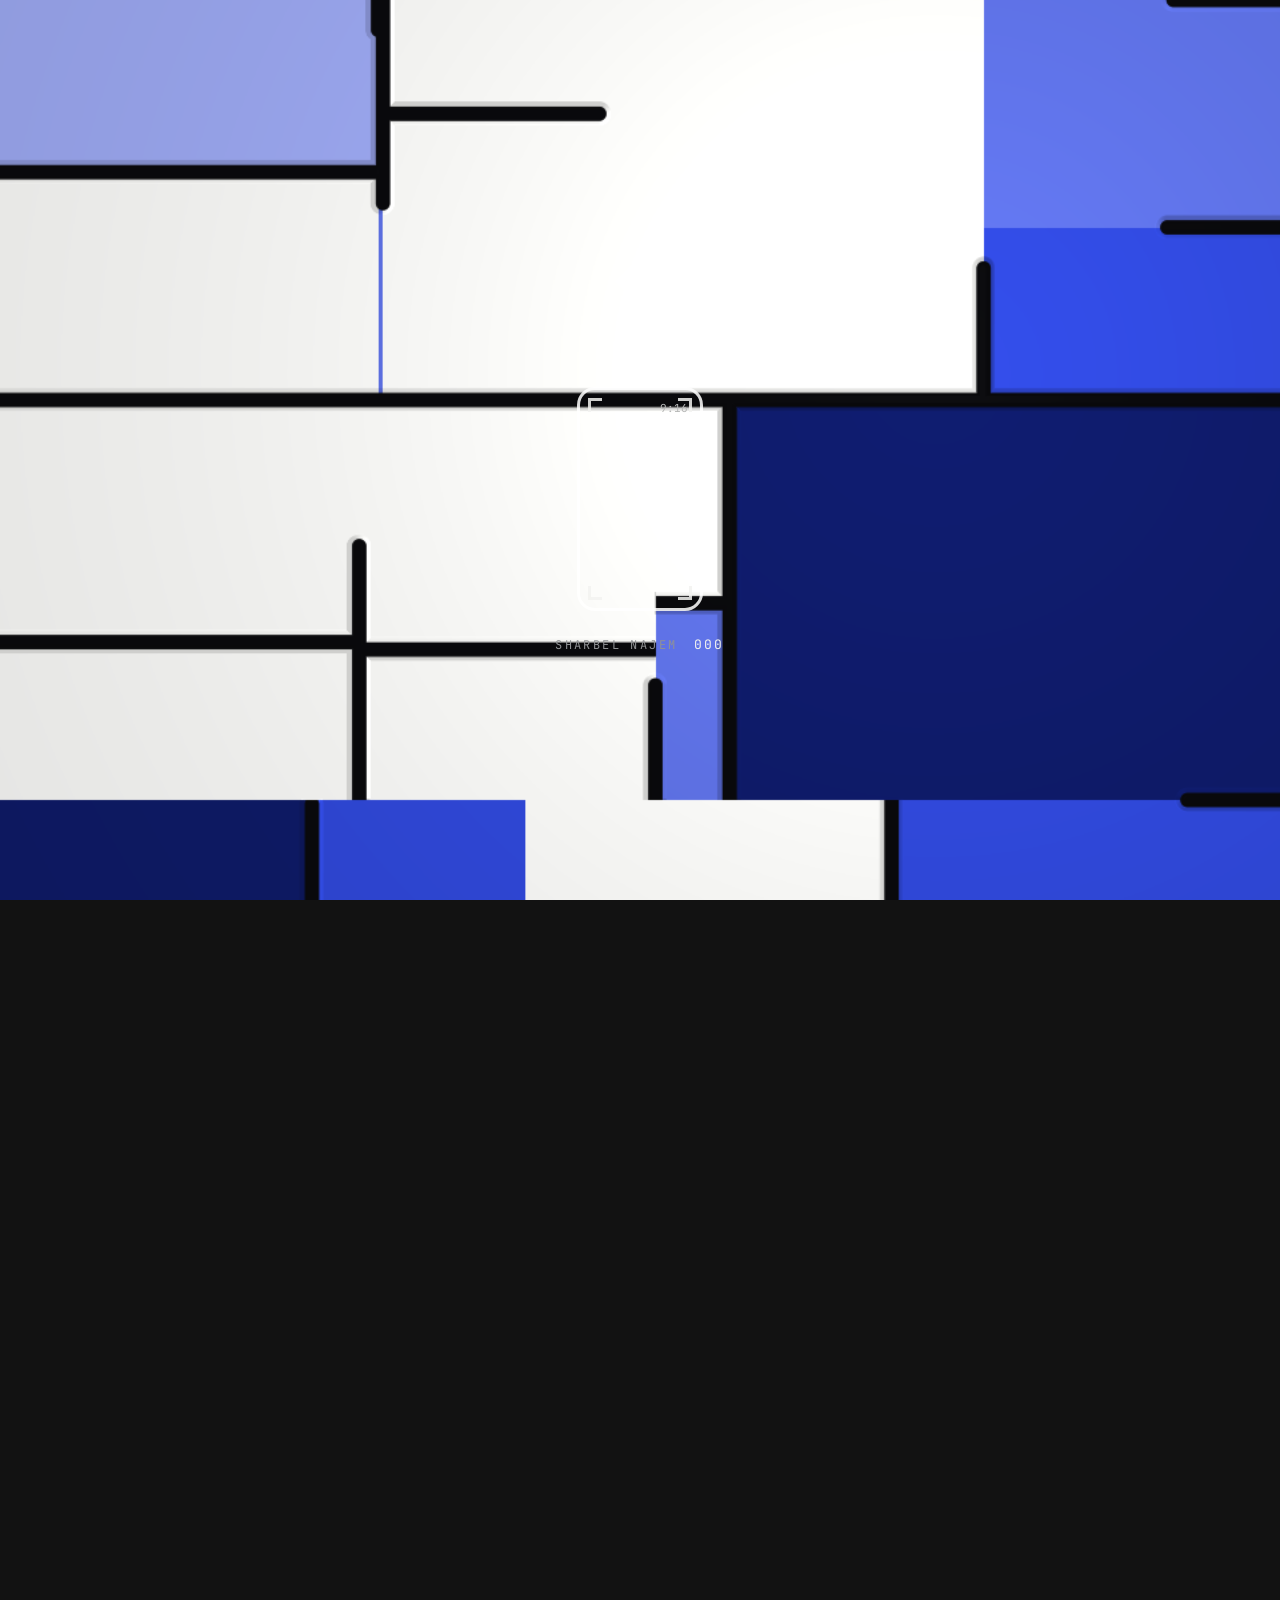
<file: index.html>
<!doctype html>
<html lang="he" dir="rtl" data-base="">
<head>
<meta charset="utf-8">
<meta name="viewport" content="width=device-width,initial-scale=1,viewport-fit=cover">
<title>Sharbel Najem - Filmmaker & Content Creator</title>
<meta name="description" content="Sharbel Najem is a filmmaker and content creator producing cinematic video, social media campaigns, branded content, tourism films, real estate content, podcasts, and short-form storytelling.">
<meta name="author" content="Sharbel Najem">
<link rel="canonical" href="https://sharbelnajem.pro/">
<link rel="apple-touch-icon" href="logo.png">
<meta property="og:type" content="website">
<meta property="og:url" content="https://sharbelnajem.pro/">
<meta property="og:title" content="Sharbel Najem - Filmmaker & Content Creator">
<meta property="og:description" content="Sharbel Najem is a filmmaker and content creator producing cinematic video, social media campaigns, branded content, tourism films, real estate content, podcasts, and short-form storytelling.">
<meta property="og:image" content="https://sharbelnajem.pro/about.jpg">
<meta property="og:site_name" content="Sharbel Najem">
<meta name="twitter:card" content="summary_large_image">
<meta name="twitter:title" content="Sharbel Najem - Filmmaker & Content Creator">
<meta name="twitter:description" content="Sharbel Najem is a filmmaker and content creator producing cinematic video, social media campaigns, branded content, tourism films, real estate content, podcasts, and short-form storytelling.">
<meta name="twitter:image" content="https://sharbelnajem.pro/about.jpg">
<script type="application/ld+json">{"@context":"https://schema.org","@type":"Person","name":"Sharbel Najem","url":"https://sharbelnajem.pro/","jobTitle":"Filmmaker and Content Creator","image":"https://sharbelnajem.pro/about.jpg","sameAs":["https://www.instagram.com/sharbel.najem","https://youtube.com/@sharbelnajem.","https://www.tiktok.com/@sharbelnajem"]}</script>
<meta name="theme-color" content="#111317">
<link rel="icon" href="logo.png">
<link rel="preconnect" href="https://player.vimeo.com">
<link rel="preconnect" href="https://i.vimeocdn.com">
<link rel="preconnect" href="https://f.vimeocdn.com">
<link rel="preconnect" href="https://vod-adaptive-ak.vimeocdn.com">
<link rel="preconnect" href="https://fonts.googleapis.com">
<link rel="preconnect" href="https://fonts.gstatic.com" crossorigin>
<link rel="stylesheet" href="https://fonts.googleapis.com/css2?family=Assistant:wght@200..800&family=Georama:wdth,wght@62.5,100..900&family=Noto+Sans+Hebrew:wdth,wght@62.5,100..900&family=JetBrains+Mono:wght@400;500&display=swap">
<link rel="stylesheet" href="app.css?v=202611261056">
<script>document.documentElement.classList.add('js','is-locked');if('scrollRestoration' in history)history.scrollRestoration='manual';
(function(){var t=new Date().getHours(),m=t>=7&&t<19?'light':'dark';try{var s=JSON.parse(localStorage.getItem('sn-theme')||'null');if(s&&s.d===new Date().toDateString())m=s.t;}catch(e){}document.documentElement.dataset.theme=m;})();</script>
</head>
<body>

<div class="gate-bg" id="gateBg"></div>
<div class="gate" id="gate">
  <img class="gate__logo" id="gateLogo" src="logo-240.png" alt="">
  <p class="gate__prompt" id="gatePrompt"><span lang="he">בחרו שפה</span><span aria-hidden="true">/</span><span lang="en">Choose language</span></p>
  <div class="gate__frame" id="gateFrame">
    <span class="gate__ratio mono" id="gateRatio">9:16</span>
    <span class="gate__corner tl"></span><span class="gate__corner tr"></span><span class="gate__corner bl"></span><span class="gate__corner br"></span>
    <div class="gate__langs" id="gateLangs">
      <button type="button" class="gate__lang" data-lang="he" lang="he" dir="rtl" disabled>עברית</button>
      <button type="button" class="gate__lang" data-lang="en" lang="en" dir="ltr" disabled>English</button>
    </div>
  </div>
  <div class="gate__meta mono"><span id="gateCount">000</span><span>SHARBEL NAJEM</span></div>
</div>

<nav class="nav glass" id="nav" aria-label="Main">
  <a class="nav__logo" href="#top" data-go="#top" aria-label="Sharbel Najem"><img src="logo-240.png" alt=""></a>
  <div class="nav__links">
    <a class="nav__link" href="#about" data-go="#about" data-t="nAbout"></a>
    <a class="nav__link" href="#services" data-go="#services" data-t="nServices"></a>
    <a class="nav__link" href="#highlights" data-go="#highlights" data-t="nHighlights"></a>
    <a class="nav__link" href="#campaigns" data-go="#campaigns" data-t="nCampaigns"></a>
    <a class="nav__link" href="#projects" data-go="#projects" data-t="nProjects"></a>
    <a class="nav__link" href="#brands" data-go="#brands" data-t="nBrands"></a>
    <a class="nav__link" href="#testimonials" data-go="#testimonials" data-t="nTestimonials"></a>
    <a class="nav__link" href="#contact" data-go="#contact" data-t="nContact"></a>
  </div>
  <button type="button" class="nav__btn" id="userwayTrigger" aria-label="Accessibility menu" aria-haspopup="dialog"><svg viewBox="0 0 24 24" fill="none" stroke="currentColor" stroke-width="2" stroke-linecap="round" stroke-linejoin="round" aria-hidden="true"><circle cx="12" cy="5" r="2"/><path d="M12 8l-4 4 2 6M12 8l4 4-2 6M8 12H4M20 12h-4"/></svg></button>
  <button type="button" class="nav__btn nav__theme" id="themeBtn"><svg class="i-sun" viewBox="0 0 24 24" fill="none" stroke="currentColor" stroke-width="2" stroke-linecap="round" aria-hidden="true"><circle cx="12" cy="12" r="4.2"/><path d="M12 2.5v2.2M12 19.3v2.2M2.5 12h2.2M19.3 12h2.2M5.3 5.3l1.6 1.6M17.1 17.1l1.6 1.6M5.3 18.7l1.6-1.6M17.1 6.9l1.6-1.6"/></svg><svg class="i-moon" viewBox="0 0 24 24" fill="none" stroke="currentColor" stroke-width="2" stroke-linecap="round" stroke-linejoin="round" aria-hidden="true"><path d="M20.5 14.5A8.5 8.5 0 0 1 9.5 3.5a8.5 8.5 0 1 0 11 11z"/></svg></button>
  <button type="button" class="nav__btn nav__lang" id="navLang"></button>
  <button type="button" class="nav__btn nav__menu" id="navMenu" aria-expanded="false" aria-controls="sheet"><svg viewBox="0 0 24 24" fill="none" stroke="currentColor" stroke-width="2" stroke-linecap="round" aria-hidden="true"><path d="M4 7h16M4 12h16M4 17h16"/></svg><span class="sr">Menu</span></button>
</nav>
<div class="sheet glass" id="sheet">
  <a href="#about" data-go="#about" data-t="nAbout"></a>
  <a href="#services" data-go="#services" data-t="nServices"></a>
  <a href="#highlights" data-go="#highlights" data-t="nHighlights"></a>
  <a href="#campaigns" data-go="#campaigns" data-t="nCampaigns"></a>
  <a href="#projects" data-go="#projects" data-t="nProjects"></a>
  <a href="#brands" data-go="#brands" data-t="nBrands"></a>
  <a href="#testimonials" data-go="#testimonials" data-t="nTestimonials"></a>
  <a href="#contact" data-go="#contact" data-t="nContact"></a>
</div>

<main id="top">
  <section class="hero" id="hero">
    <div class="hero__screen" id="heroScreen">
      <div class="reel is-gate" id="reel">
        <img class="reel__poster" src="media/reel.jpg" alt="" decoding="async" fetchpriority="high">
        <iframe id="reelFrame" title="Showreel" allow="autoplay; fullscreen; picture-in-picture" tabindex="-1"></iframe>
      </div>
      <div class="hero__shade"></div>
    </div>
    <script>(function(){var f=document.getElementById('gateFrame'),r=document.getElementById('reel'),i=document.getElementById('reelFrame');if(!f||!r||!i)return;var b=f.getBoundingClientRect(),R=16/9;r.style.left=b.left+'px';r.style.top=b.top+'px';r.style.width=b.width+'px';r.style.height=b.height+'px';i.style.width=Math.max(b.width,b.height*R)+'px';i.style.height=Math.max(b.height,b.width/R)+'px';i.src='https://player.vimeo.com/video/1182382291?h=4d10b0f514&background=1&autoplay=1&muted=1&loop=1&playsinline=1&autopause=0&dnt=1';})();</script>
    <div class="hero__copy wrap">
      <h1 class="hero__name" id="heroName"></h1>
      <div class="hero__row">
        <p class="hero__sub" data-t="heroSub"></p>
        <div class="hero__btns">
          <a class="btn btn--solid" href="#projects" data-go="#projects" data-t="heroBtn1"></a>
          <a class="btn btn--glass glass" href="#contact" data-go="#contact" data-t="heroBtn2"></a>
        </div>
      </div>
    </div>
  </section>

  <section class="sec wrap" id="about">
    <div class="about__grid">
      <figure class="about__photo" id="aboutPhoto"><img src="about-bw.jpg" alt="Sharbel Najem" loading="lazy"></figure>
      <div>
        <h2 class="h2" data-t="aboutTitle"></h2>
        <p class="about__lead" id="aboutLead"></p>
        <p class="about__p" data-t="about2"></p>
      </div>
    </div>
  </section>

  <section class="sec wrap" id="services">
    <div class="sec__head"><div><span class="label" data-t="svcLabel"></span><h2 class="h2" data-t="svcTitle"></h2><p class="sec__sub" data-t="svcSub"></p></div></div>
    <div class="services__grid" id="svcGrid"></div>
  </section>

  <section class="sec feat" id="highlights" aria-labelledby="featTitle">
    <div class="sec__head wrap">
      <div><span class="label" data-t="featLabel"></span><h2 class="h2" id="featTitle" data-t="featTitle"></h2></div>
    </div>
    <div class="feat__vp" id="featVp" dir="ltr"><div class="feat__track" id="featTrack"></div></div>
    <div class="strip-ctrls">
      <button type="button" class="icon-btn glass" id="featPrev"><svg class="flip-x" viewBox="0 0 24 24" fill="none" stroke="currentColor" stroke-width="2" stroke-linecap="round" aria-hidden="true"><path d="M15 6l-6 6 6 6"/></svg><span class="sr" data-t="prev"></span></button>
      <button type="button" class="icon-btn glass" id="featNext"><svg class="flip-x" viewBox="0 0 24 24" fill="none" stroke="currentColor" stroke-width="2" stroke-linecap="round" aria-hidden="true"><path d="M9 6l6 6-6 6"/></svg><span class="sr" data-t="next"></span></button>
    </div>
  </section>

  <section class="sec camp" id="campaigns" aria-labelledby="campTitle">
    <div class="sec__head wrap"><div><span class="label" data-t="campLabel"></span><h2 class="h2" id="campTitle" data-t="campTitle"></h2><p class="sec__sub" data-t="campSub"></p></div></div>
    <div class="deck" id="deck"></div>
    <div class="strip-ctrls">
      <button type="button" class="icon-btn glass" id="deckPrev"><svg class="flip-x" viewBox="0 0 24 24" fill="none" stroke="currentColor" stroke-width="2" stroke-linecap="round" aria-hidden="true"><path d="M15 6l-6 6 6 6"/></svg><span class="sr" data-t="prev"></span></button>
      <button type="button" class="icon-btn glass" id="deckNext"><svg class="flip-x" viewBox="0 0 24 24" fill="none" stroke="currentColor" stroke-width="2" stroke-linecap="round" aria-hidden="true"><path d="M9 6l6 6-6 6"/></svg><span class="sr" data-t="next"></span></button>
    </div>
  </section>

  <section class="sec wrap" id="projects" aria-labelledby="projTitle">
    <div class="sec__head"><div><span class="label" data-t="projLabel"></span><h2 class="h2" id="projTitle" data-t="projTitle"></h2></div></div>
    <div class="proj-grid proj-grid--main" id="projMain"></div>
    <div class="group-head">
      <span class="label" data-t="stratLabel"></span>
      <h3 class="group-head__title" data-t="stratTitle"></h3>
      <p class="group-head__sub" data-t="stratSub"></p>
    </div>
    <div class="proj-grid proj-grid--strat" id="projStrat"></div>
  </section>

  <section class="sec brands" id="brands" aria-labelledby="brandsTitle">
    <div class="sec__head wrap"><div><span class="label" data-t="brandsLabel"></span><h2 class="h2" id="brandsTitle" data-t="brandsTitle"></h2></div></div>
    <div id="brandRows"></div>
  </section>

  <section class="sec quotes" id="testimonials" aria-labelledby="quotesTitle">
    <div class="sec__head wrap"><div><span class="label" data-t="quotesLabel"></span><h2 class="h2" id="quotesTitle" data-t="quotesTitle"></h2></div></div>
    <div id="quoteRows"></div>
  </section>

  <section class="sec wrap contact" id="contact">
    <span class="label" data-t="contactLabel"></span>
    <h2 class="contact__big"><span class="contact__l1" data-t="contactQ"></span><span class="contact__l2" data-th="contactA"></span></h2>
    <div class="contact__rule" aria-hidden="true"></div>
    <div class="contact__foot">
      <p class="contact__pre" data-t="contactPre"></p>
      <a class="btn magnet" id="magnet" href="start/"><span data-t="contactBtn"></span><span class="magnet__ic"><svg class="flip-x" viewBox="0 0 24 24" fill="none" stroke="currentColor" stroke-width="2.2" stroke-linecap="round" stroke-linejoin="round" aria-hidden="true"><path d="M5 12h14M13 6l6 6-6 6"/></svg></span></a>
    </div>
  </section>

  <section class="dream" aria-hidden="true">
    <img src="logo-240.png" alt="">
    <div class="dream__words" dir="ltr">Dream Create Share Sell</div>
  </section>

  <footer class="footer wrap">
    <span data-t="copyright"></span>
    <div class="footer__legal">
      <a href="#" data-legal="access" data-t="lAccess"></a><span aria-hidden="true">|</span>
      <a href="#" data-legal="privacy" data-t="lPrivacy"></a><span aria-hidden="true">|</span>
      <a href="#" data-legal="terms" data-t="lTerms"></a><span aria-hidden="true">|</span>
      <a href="#" class="js-cookies"></a>
    </div>
    <div class="footer__socials">
      <a href="https://www.instagram.com/sharbel.najem" target="_blank" rel="noopener noreferrer" aria-label="Instagram"><svg viewBox="0 0 24 24" fill="none" stroke="currentColor" stroke-width="2" aria-hidden="true"><rect x="3" y="3" width="18" height="18" rx="5"/><circle cx="12" cy="12" r="4"/><circle cx="17.5" cy="6.5" r="1" fill="currentColor"/></svg></a>
      <a href="https://youtube.com/@sharbelnajem." target="_blank" rel="noopener noreferrer" aria-label="YouTube"><svg viewBox="0 0 24 24" fill="none" stroke="currentColor" stroke-width="2" stroke-linejoin="round" aria-hidden="true"><rect x="2" y="5" width="20" height="14" rx="4"/><path d="M10 9l5 3-5 3z" fill="currentColor"/></svg></a>
      <a href="https://www.tiktok.com/@sharbelnajem" target="_blank" rel="noopener noreferrer" aria-label="TikTok"><svg viewBox="0 0 24 24" fill="none" stroke="currentColor" stroke-width="2" stroke-linecap="round" aria-hidden="true"><path d="M14 3v11.5a3.5 3.5 0 1 1-3.5-3.5"/><path d="M14 3c.5 2.8 2.4 4.6 5 5"/></svg></a>
    </div>
  </footer>
</main>

<!-- המסמכים המשפטיים: התוכן נבנה מ-legal.js (מקור אחד לתיק העבודות ולדף הנחיתה, בעברית ובאנגלית) -->
<div class="legal-modal-overlay" id="modal-privacy" onclick="if(event.target===this)closeLegal()"><div class="legal-modal"></div></div>
<div class="legal-modal-overlay" id="modal-access" onclick="if(event.target===this)closeLegal()"><div class="legal-modal"></div></div>
<div class="legal-modal-overlay" id="modal-terms" onclick="if(event.target===this)closeLegal()"><div class="legal-modal"></div></div>

<div class="theater" id="theater" role="dialog" aria-modal="true" aria-labelledby="thTitle" hidden>
  <div class="theater__scroll" id="thScroll" data-lenis-prevent>
    <img class="theater__logo" src="logo-240.png" alt="Sharbel Najem">
    <button type="button" class="theater__close glass" id="thClose"><svg viewBox="0 0 24 24" fill="none" stroke="currentColor" stroke-width="2" stroke-linecap="round" aria-hidden="true"><path d="M6 6l12 12M18 6L6 18"/></svg><span class="sr" data-t="close"></span></button>
    <header class="theater__head wrap">
      <div><span class="label" id="thTag"></span><h2 class="theater__title" id="thTitle"></h2></div>
      <p class="theater__sub" id="thSub"></p>
    </header>
    <section class="shelf wrap" id="thFilmsWrap"><h3 class="shelf__title" data-t="films"></h3><div class="films" id="thFilms"></div></section>
    <section class="shelf wrap" id="thReelsWrap"><h3 class="shelf__title" data-t="reels"></h3><div class="reels" id="thReels"></div></section>
    <button type="button" class="theater__next wrap" id="thNext"><span class="label" data-t="nextProject"></span><span class="theater__nextname" id="thNextName"></span></button>
  </div>
</div>

<div class="lb" id="lb" role="dialog" aria-modal="true" aria-labelledby="lbName" tabindex="-1" hidden>
  <div class="lb__bg" aria-hidden="true">
    <img class="lb__amb" alt=""><img class="lb__amb" alt="">
    <img class="lb__mark" src="logo.png" alt="">
    <span class="lb__glow"></span><span class="lb__grain"></span>
  </div>
  <header class="lb__top">
    <span class="lb__count mono ltr" id="lbCount"></span>
    <img class="lb__logo" src="logo-240.png" alt="Sharbel Najem">
    <button type="button" class="icon-btn glass lb__close" id="lbClose"><svg viewBox="0 0 24 24" fill="none" stroke="currentColor" stroke-width="2" stroke-linecap="round" aria-hidden="true"><path d="M6 6l12 12M18 6L6 18"/></svg><span class="sr" data-t="close"></span></button>
  </header>
  <div class="lb__stage" id="lbStage">
    <div class="lb__peeks" id="lbPeeks"></div>
    <div class="lb__box" id="lbBox"></div>
  </div>
  <div class="lb__bar wrap">
    <div class="lb__title"><b id="lbName"></b><span id="lbInfo"></span></div>
    <div class="lb__ctrls">
      <div class="lb__up" id="lbUp" hidden><span class="lb__ring" aria-hidden="true"></span><span class="lb__uptxt"><span data-t="nextIn"></span> <b class="ltr" id="lbUpN"></b></span><button type="button" class="lb__upgo" id="lbUpGo" data-t="playNow"></button><button type="button" class="lb__upx" id="lbUpX" data-t="cancel"></button></div>
      <button type="button" class="icon-btn glass" id="lbPrev"><svg class="flip-x" viewBox="0 0 24 24" fill="none" stroke="currentColor" stroke-width="2" stroke-linecap="round" aria-hidden="true"><path d="M15 6l-6 6 6 6"/></svg><span class="sr" data-t="prev"></span></button>
      <button type="button" class="icon-btn glass" id="lbNext"><svg class="flip-x" viewBox="0 0 24 24" fill="none" stroke="currentColor" stroke-width="2" stroke-linecap="round" aria-hidden="true"><path d="M9 6l6 6-6 6"/></svg><span class="sr" data-t="next"></span></button>
    </div>
  </div>
  <div class="lb__dock">
    <div class="lb__chips" id="lbChips"></div>
    <div class="lb__rail" id="lbRail"></div>
  </div>
</div>

<div class="cursor" id="cursor" aria-hidden="true"><span></span></div>

<script src="assets/vendor/gsap-3.12.5.min.js"></script>
<script src="assets/vendor/ScrollTrigger-3.12.5.min.js"></script>
<script src="assets/vendor/lenis-1.1.13.min.js"></script>
<script src="https://player.vimeo.com/api/player.js"></script>
<script src="legal.js?v=202611261056"></script>
<script src="data.js?v=202611261056"></script>
<script src="content.js?v=202611261056"></script>
<script src="bg.js?v=202611261056"></script>
<script src="app.js?v=202611261056"></script>
<script src="navspy.js?v=202611261056"></script>
<script>
// the accessibility widget loads once the page has settled, so it never competes with the first paint
addEventListener('load', function(){ setTimeout(function(){ var s = document.createElement('script'); s.setAttribute('data-account', 'yZwFbWSvDL'); s.setAttribute('data-trigger', 'userwayTrigger'); s.setAttribute('src', 'https://cdn.userway.org/widget.js'); s.defer = true; document.body.appendChild(s); }, 1200); });
</script>
</body>
</html>
</file>
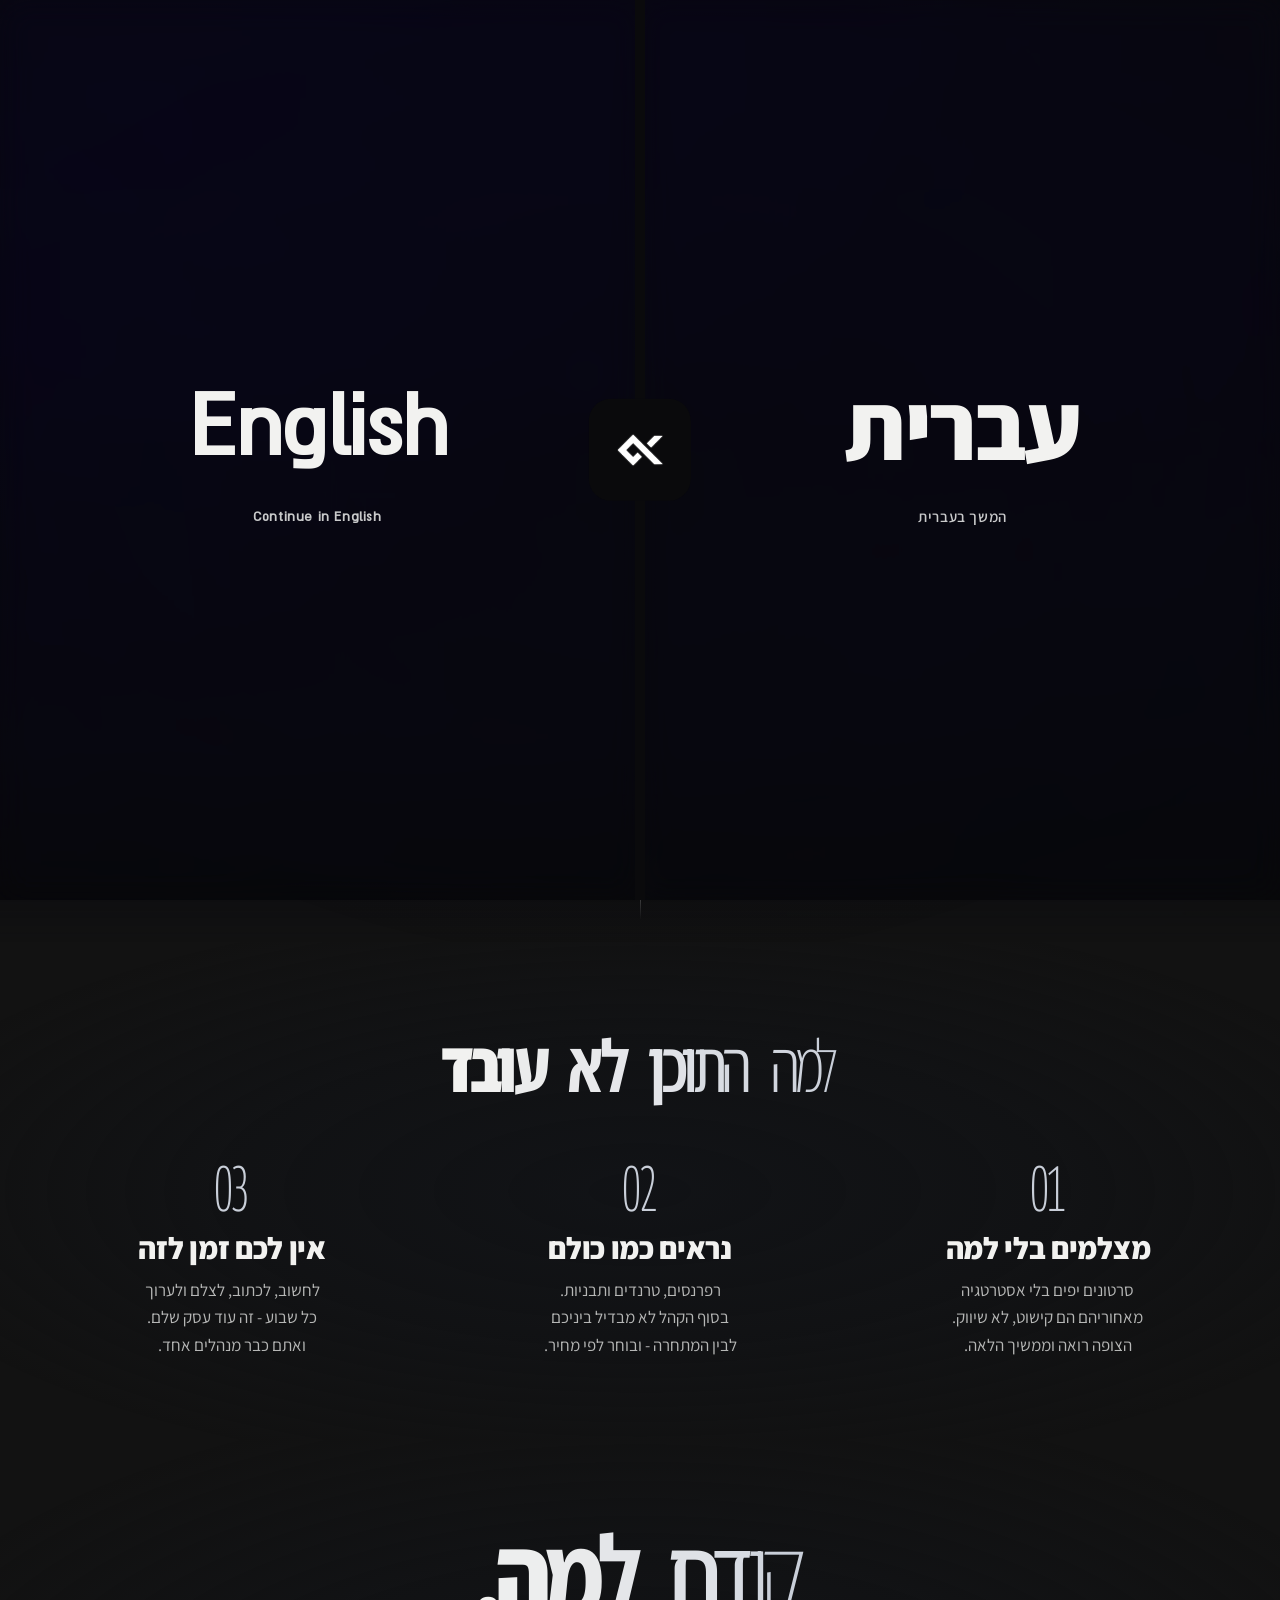
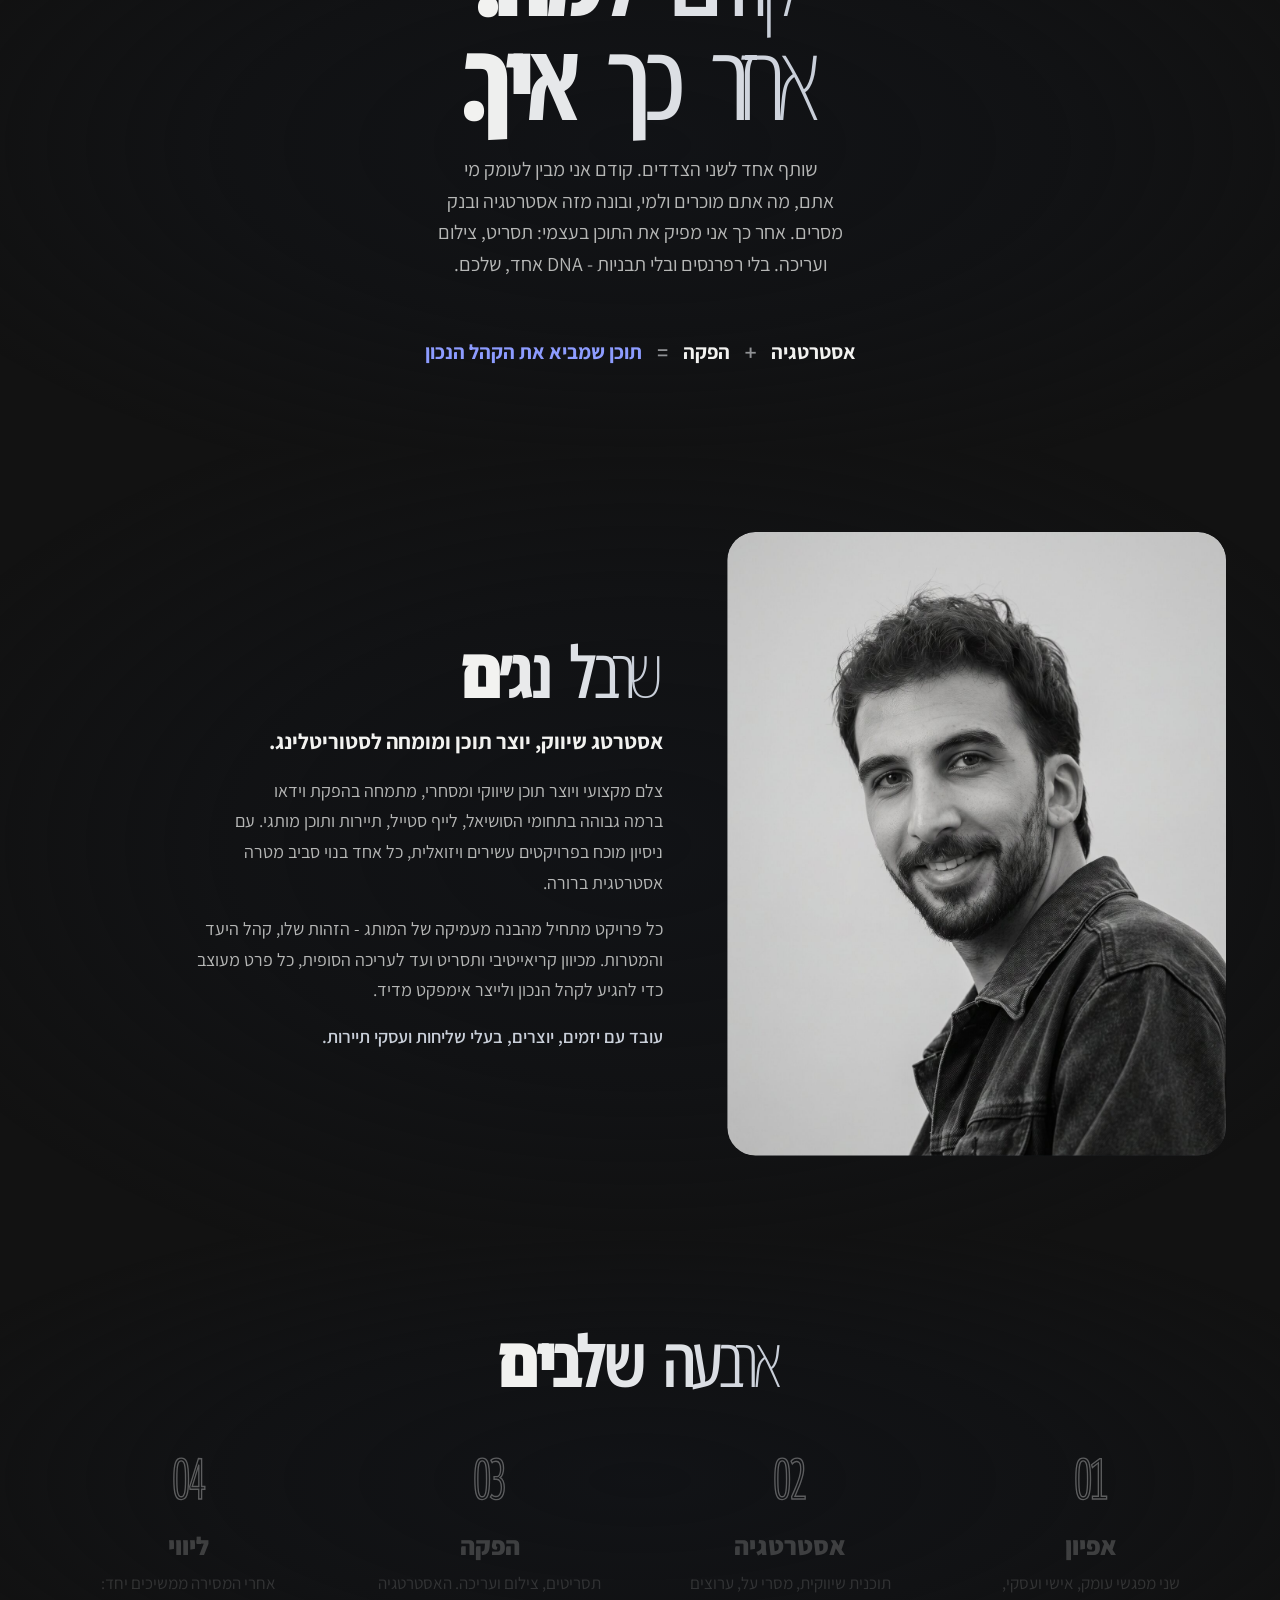
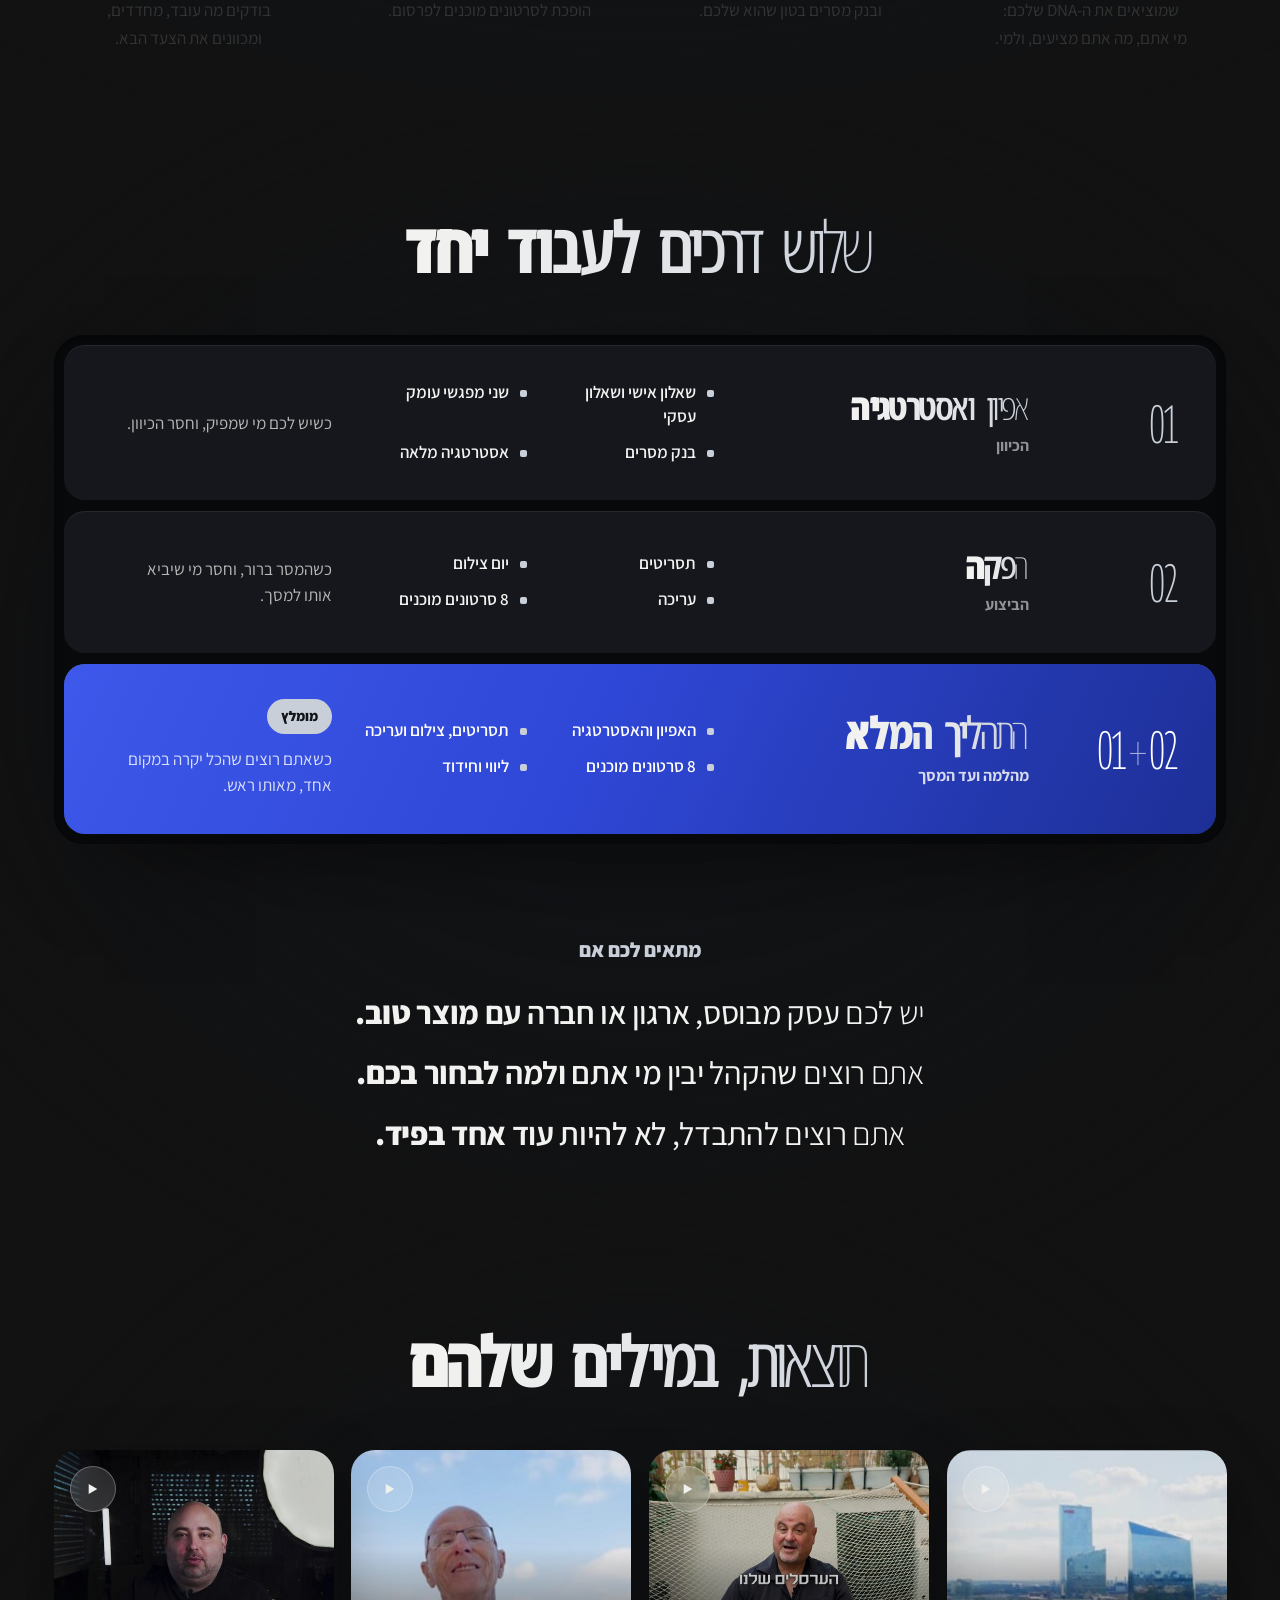
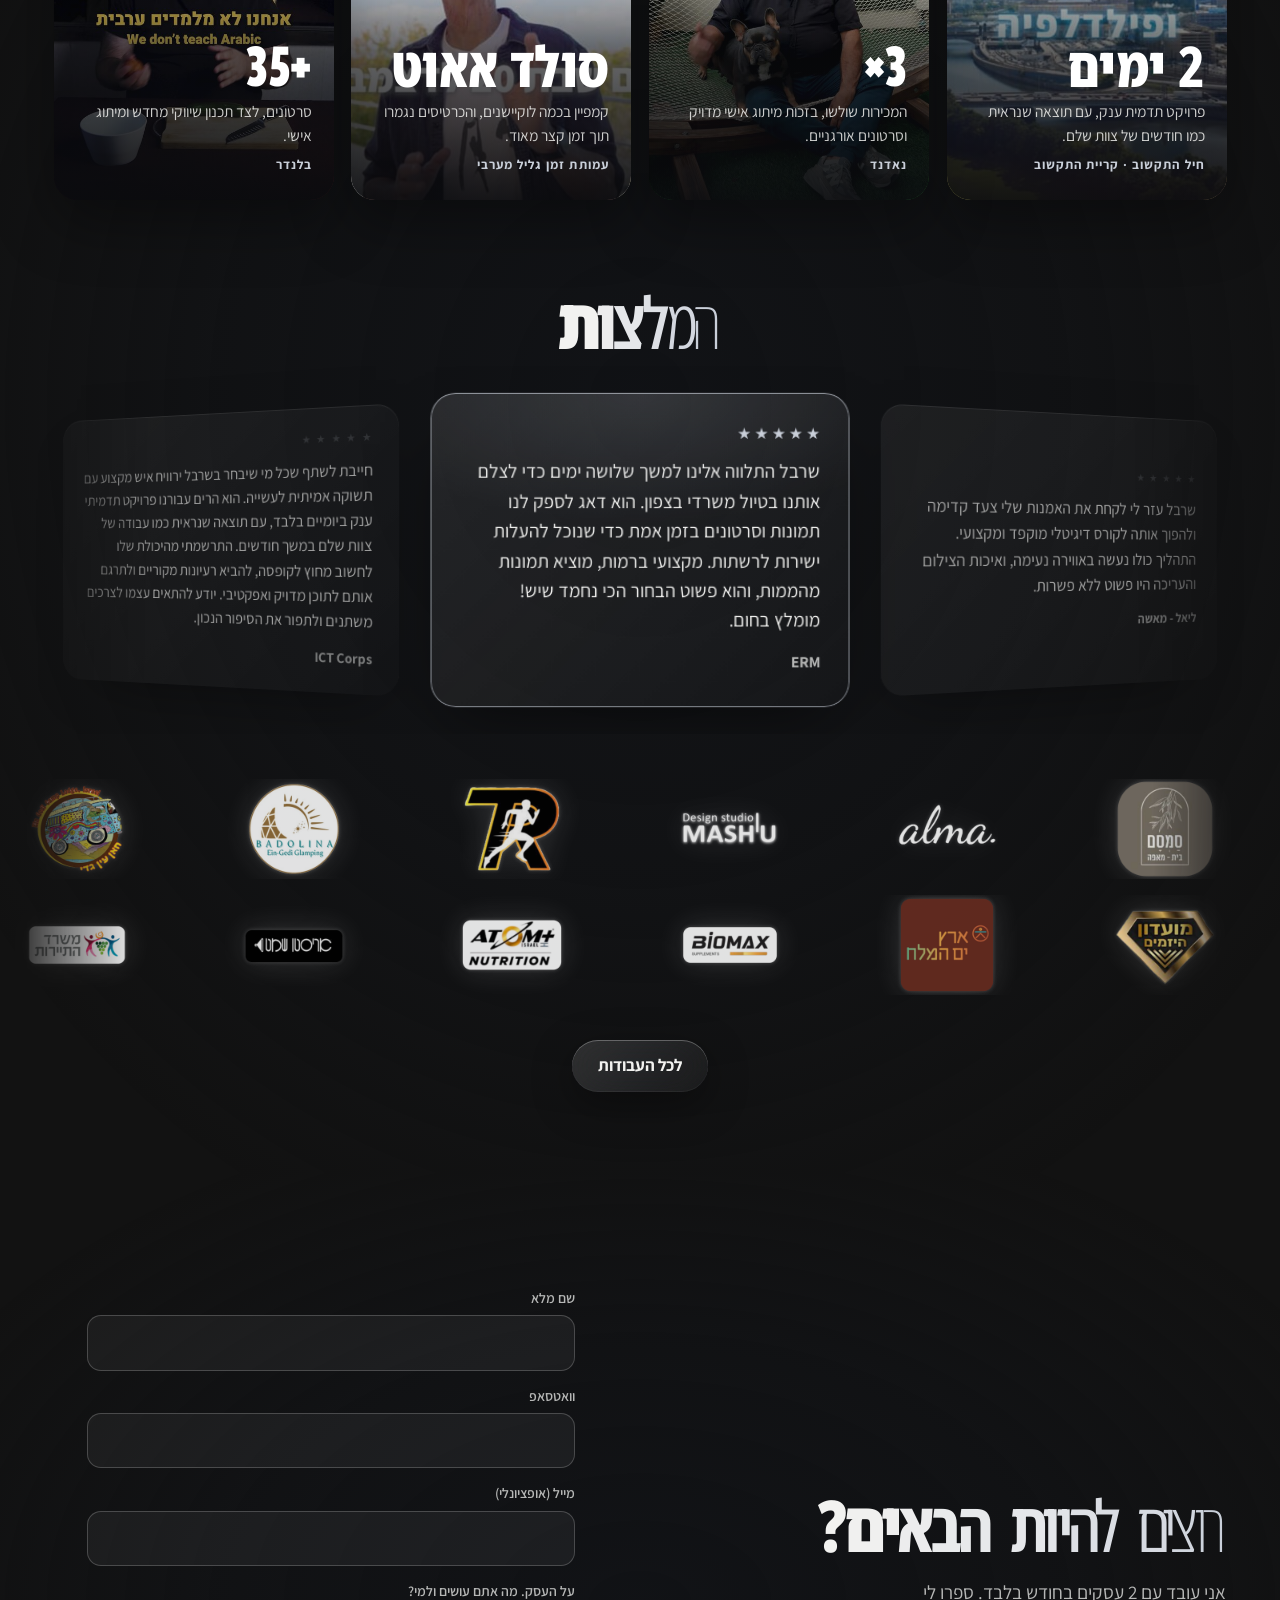
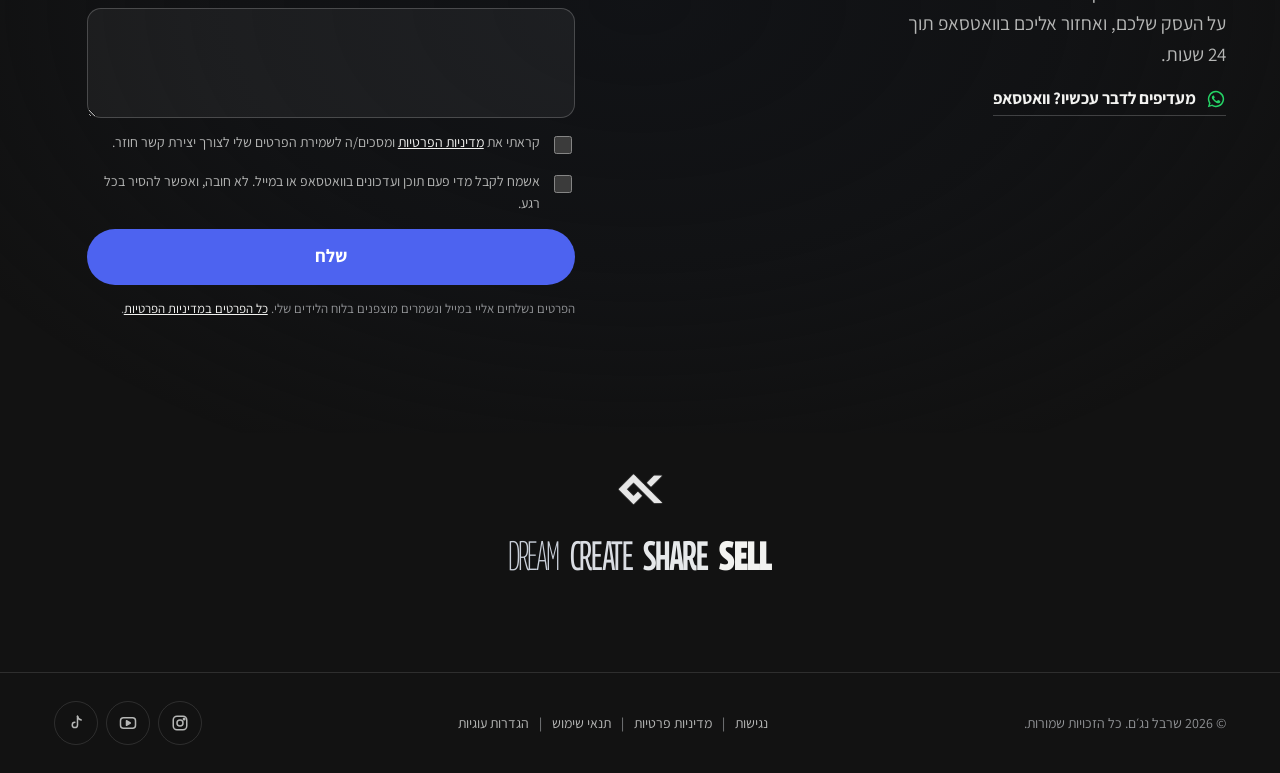
<file: start/index.html>
<!DOCTYPE html>
<html dir="rtl" lang="he" data-art-build>
<head>
<meta charset="UTF-8">
<meta name="viewport" content="width=device-width, initial-scale=1.0, viewport-fit=cover">
<title>Let's Work · Sharbel Najem</title>
<meta name="description" content="Sharbel Najem - marketing strategy and content production for business owners: discovery, strategy, scripts, shoot and edit. From why to screen.">
<meta name="theme-color" content="#111317">
<link rel="icon" type="image/png" href="../logo.png">
<link rel="preconnect" href="https://player.vimeo.com">
<link rel="preconnect" href="https://fonts.googleapis.com">
<link rel="preconnect" href="https://fonts.gstatic.com" crossorigin>
<link rel="stylesheet" href="https://fonts.googleapis.com/css2?family=Assistant:wght@200..800&family=Georama:wdth,wght@62.5,100..900&family=Noto+Sans+Hebrew:wdth,wght@62.5,100..900&family=JetBrains+Mono:wght@400;500&display=swap">
<!-- UserWay accessibility: preload + IIFE in <head> so widget is ready before first click -->
<link rel="preconnect" href="https://cdn.userway.org" crossorigin>
<link rel="preload" href="https://cdn.userway.org/widget.js" as="script" crossorigin>
<script>
(function(d){
  var s = d.createElement("script");
  s.setAttribute("data-widget_layout", "full");
  s.setAttribute("data-account", "yZwFbWSvDL");
  s.setAttribute("data-trigger", "userwayTrigger");
  s.setAttribute("src", "https://cdn.userway.org/widget.js");
  (d.body || d.head).appendChild(s);
})(document);
</script>
<script src="../assets/sn-crypto.js" defer></script>
<link rel="stylesheet" href="../app.css?v=202611261056">
<link rel="stylesheet" href="start.css?v=202611261056">
<script>document.documentElement.classList.add('js');
(function(){var t=new Date().getHours(),m=t>=7&&t<19?'light':'dark';try{var s=JSON.parse(localStorage.getItem('sn-theme')||'null');if(s&&s.d===new Date().toDateString())m=s.t;}catch(e){}document.documentElement.dataset.theme=m;
var q=(location.search.match(/[?&]lang=(he|en)\b/)||[])[1],l=q;if(q)document.documentElement.classList.add('gate-skip');try{l=l||localStorage.getItem('sn-lang');}catch(e){}if(l==='en'){document.documentElement.lang='en';document.documentElement.dir='ltr';}})();</script>
</head>
<body>

<!-- כניסה: בחירת שפה. שתי דלתות מעל השואוריל, וכשבוחרים הן נפתחות לצדדים. ?lang=he או ?lang=en בכתובת מדלגים על המסך (למודעות) -->
<div class="lp-gate" id="lpGate" role="dialog" aria-modal="true" aria-label="בחירת שפה · Choose language" tabindex="-1" dir="ltr">
  <button type="button" class="lp-gate__door lp-gate__door--en" data-lang="en" lang="en"><span class="lp-gate__word"><span>English</span></span><span class="lp-gate__sub">Continue in English</span></button>
  <button type="button" class="lp-gate__door lp-gate__door--he" data-lang="he" lang="he" dir="rtl"><span class="lp-gate__word"><span>עברית</span></span><span class="lp-gate__sub">המשך בעברית</span></button>
  <span class="lp-gate__mid" aria-hidden="true"><img src="../logo-240.png" alt=""></span>
</div>

<nav class="nav glass" id="nav" aria-label="Main">
  <a class="nav__logo" href="../" aria-label="Sharbel Najem"><img src="../logo-240.png" alt=""></a>
  <div class="nav__links">
    <a class="nav__link" href="#problem" data-nav="0"></a>
    <a class="nav__link" href="#solution" data-nav="1"></a>
    <a class="nav__link" href="#about" data-nav="2"></a>
    <a class="nav__link" href="#process" data-nav="3"></a>
    <a class="nav__link" href="#offer" data-nav="4"></a>
    <a class="nav__link" href="#results" data-nav="5"></a>
  </div>
  <a class="nav__btn nav__cta" href="#contact" data-t="navCta"></a>
  <button type="button" class="nav__btn" id="userwayTrigger" aria-label="Accessibility menu" aria-haspopup="dialog"><svg viewBox="0 0 24 24" fill="none" stroke="currentColor" stroke-width="2" stroke-linecap="round" stroke-linejoin="round" aria-hidden="true"><circle cx="12" cy="5" r="2"/><path d="M12 8l-4 4 2 6M12 8l4 4-2 6M8 12H4M20 12h-4"/></svg></button>
  <button type="button" class="nav__btn nav__theme" id="themeBtn"><svg class="i-sun" viewBox="0 0 24 24" fill="none" stroke="currentColor" stroke-width="2" stroke-linecap="round" aria-hidden="true"><circle cx="12" cy="12" r="4.2"/><path d="M12 2.5v2.2M12 19.3v2.2M2.5 12h2.2M19.3 12h2.2M5.3 5.3l1.6 1.6M17.1 17.1l1.6 1.6M5.3 18.7l1.6-1.6M17.1 6.9l1.6-1.6"/></svg><svg class="i-moon" viewBox="0 0 24 24" fill="none" stroke="currentColor" stroke-width="2" stroke-linecap="round" stroke-linejoin="round" aria-hidden="true"><path d="M20.5 14.5A8.5 8.5 0 0 1 9.5 3.5a8.5 8.5 0 1 0 11 11z"/></svg></button>
  <button type="button" class="nav__btn nav__lang" id="navLang"></button>
  <button type="button" class="nav__btn nav__menu" id="navMenu" aria-expanded="false" aria-controls="sheet"><svg viewBox="0 0 24 24" fill="none" stroke="currentColor" stroke-width="2" stroke-linecap="round" aria-hidden="true"><path d="M4 7h16M4 12h16M4 17h16"/></svg><span class="sr">Menu</span></button>
</nav>
<div class="sheet glass" id="sheet">
  <a href="#problem" data-nav="0"></a>
  <a href="#solution" data-nav="1"></a>
  <a href="#about" data-nav="2"></a>
  <a href="#process" data-nav="3"></a>
  <a href="#offer" data-nav="4"></a>
  <a href="#results" data-nav="5"></a>
  <a href="#contact" data-t="navCta"></a>
</div>

<main id="top">
  <section class="lp-hero wrap" id="hero">
    <div class="lp-reel" id="lpReel" aria-hidden="true"><img src="../media/reel.jpg" alt=""><iframe id="lpReelFrame" title="" tabindex="-1" allow="autoplay; fullscreen; picture-in-picture" src="https://player.vimeo.com/video/1182382291?h=4d10b0f514&amp;background=1&amp;autoplay=1&amp;muted=1&amp;loop=1&amp;playsinline=1&amp;autopause=0&amp;dnt=1"></iframe><span class="lp-reel__shade"></span></div>
    <img class="lp-logo lp-fade" src="../logo-240.png" alt="Sharbel Najem">
    <p class="lp-kicker lp-fade" data-t="heroLabel"></p>
    <h1 class="lp-hero__title"><span class="lp-line" id="h1a"></span><span class="lp-line" id="h1b"></span></h1>
    <p class="lp-hero__sub lp-fade" data-t="heroSub"></p>
    <div class="lp-hero__cta lp-fade">
      <a class="btn magnet" href="#contact"><span data-t="heroBtn"></span><span class="magnet__ic"><svg class="flip-x" viewBox="0 0 24 24" fill="none" stroke="currentColor" stroke-width="2.2" stroke-linecap="round" stroke-linejoin="round" aria-hidden="true"><path d="M5 12h14M13 6l6 6-6 6"/></svg></span></a>
      <a class="btn btn--glass glass" href="#results" data-t="heroBtn2"></a>
    </div>
    <p class="lp-hero__note lp-fade" data-th="heroNote"></p>
    <span class="lp-scroll" aria-hidden="true"></span>
  </section>

  <section class="lp-sec wrap" id="problem">
    <div class="lp-head" data-fx="blur"><h2 class="h2" data-t="probTitle"></h2></div>
    <div class="lp-probs" id="probs"></div>
  </section>

  <section class="lp-sec wrap" id="solution">
    <div class="lp-head" data-fx="scrub">
      <div class="lp-sol__lines"><span class="lp-line" id="s1"></span><span class="lp-line" id="s2"></span></div>
      <p class="lp-lead" data-t="solText"></p>
    </div>
    <div class="lp-eq" id="eq"></div>
  </section>

  <section class="lp-sec wrap" id="about">
    <div class="lp-about" data-fx="fill">
      <figure class="lp-about__photo rv"><img src="../about-bw.jpg" alt="Sharbel Najem" loading="lazy" decoding="async"></figure>
      <div class="lp-about__txt rv">
        <h2 class="h2" data-t="abTitle"></h2>
        <p class="lp-about__role" data-t="abRole"></p>
        <p data-t="ab1"></p>
        <p data-t="ab2"></p>
        <p class="lp-about__who" data-t="abWho"></p>
      </div>
    </div>
  </section>

  <section class="lp-sec wrap" id="process">
    <div class="lp-head" data-fx="drop"><h2 class="h2" data-t="stepsTitle"></h2></div>
    <div class="lp-steps" id="steps"></div>
  </section>

  <section class="lp-sec wrap" id="offer">
    <div class="lp-head" data-fx="wipe"><h2 class="h2" data-t="offTitle"></h2></div>
    <div class="lp-offers" id="offers"></div>
    <div class="lp-fit"><h3 data-t="fitTitle"></h3><ul id="fit"></ul></div>
  </section>

  <section class="lp-sec" id="results">
    <div class="lp-head wrap" data-fx="type"><h2 class="h2" data-t="resTitle"></h2></div>
    <div class="lp-cases wrap" id="cases"></div>
    <div class="lp-head wrap lp-qhead" data-fx="flip"><h2 class="h2" data-t="quotesTitle"></h2></div>
    <div class="quotes" id="quoteRows"></div>
    <div class="lp-logos"><div class="brands" id="logos"></div></div>
    <div class="lp-all wrap"><a class="btn btn--glass glass" href="../" data-t="allWork"></a></div>
  </section>

  <section class="lp-sec wrap" id="contact">
    <div class="lp-contact" data-fx="rise">
      <div class="lp-contact__copy">
        <h2 class="h2" data-t="ctTitle"></h2>
        <p data-t="ctText"></p>
        <a class="lp-wa" href="https://wa.me/972543466880" target="_blank" rel="noopener noreferrer"><svg viewBox="0 0 24 24" fill="currentColor" aria-hidden="true"><path d="M12 2.2a9.8 9.8 0 0 0-8.4 14.8L2.2 21.8l4.9-1.3A9.8 9.8 0 1 0 12 2.2zm0 17.8a8 8 0 0 1-4.1-1.1l-.3-.2-2.9.8.8-2.8-.2-.3A8 8 0 1 1 12 20zm4.4-6c-.2-.1-1.4-.7-1.7-.8-.2-.1-.4-.1-.5.1l-.8 1c-.1.2-.3.2-.5.1a6.5 6.5 0 0 1-3.2-2.8c-.2-.4.2-.4.7-1.3.1-.2 0-.3 0-.4l-.8-1.8c-.2-.5-.4-.4-.5-.4h-.5a.9.9 0 0 0-.7.3 2.8 2.8 0 0 0-.9 2.1 4.9 4.9 0 0 0 1 2.6 11.2 11.2 0 0 0 4.3 3.8c1.6.7 2.2.7 3 .6a2.6 2.6 0 0 0 1.7-1.2 2.1 2.1 0 0 0 .1-1.2c0-.1-.2-.2-.4-.3z"/></svg><span data-t="wa"></span></a>
      </div>
      <div class="lp-form">
        <form id="leadForm">
          <div class="field"><label for="fName" data-t="fName"></label><input id="fName" type="text" name="name" autocomplete="name" required></div>
          <div class="field"><label for="fPhone" data-t="fPhone"></label><input id="fPhone" type="tel" name="phone" autocomplete="tel" inputmode="tel" required></div>
          <div class="field"><label for="fEmail" data-t="fEmail"></label><input id="fEmail" type="email" name="email" autocomplete="email" inputmode="email"></div>
          <div class="field"><label for="fAbout" data-t="fAbout"></label><textarea id="fAbout" name="about" required></textarea></div>
          <div class="consent-row"><input type="checkbox" id="consent" name="consent" required><label for="consent" data-th="consent"></label></div>
          <div class="consent-row"><input type="checkbox" id="mkt" name="mkt"><label for="mkt" data-t="mkt"></label></div>
          <button class="submit-btn" type="submit" disabled data-t="send"></button>
          <p class="privacy-note" data-th="privacyNote"></p>
        </form>
        <div class="thank-you" id="thankYou">
          <div class="check">✓</div>
          <h3 data-t="tyTitle"></h3>
          <p data-t="tyText"></p>
          <div class="ty-actions"><a class="btn btn--glass glass" href="../" data-t="tyWork"></a><a class="btn lp-btn-blue" href="https://wa.me/972543466880" target="_blank" rel="noopener noreferrer" data-t="tyWa"></a></div>
        </div>
      </div>
    </div>
  </section>

  <section class="dream rv" aria-label="Dream Create Share Sell">
    <img src="../logo-240.png" alt="">
    <div class="dream__words" id="motto" dir="ltr">Dream Create Share Sell</div>
  </section>

  <footer class="footer wrap">
    <span data-t="copyright"></span>
    <div class="footer__legal">
      <a href="#" data-legal="access" data-t="lAccess"></a><span aria-hidden="true">|</span>
      <a href="#" data-legal="privacy" data-t="lPrivacy"></a><span aria-hidden="true">|</span>
      <a href="#" data-legal="terms" data-t="lTerms"></a><span aria-hidden="true">|</span>
      <a href="#" class="js-cookies"></a>
    </div>
    <div class="footer__socials">
      <a href="https://www.instagram.com/sharbel.najem" target="_blank" rel="noopener noreferrer" aria-label="Instagram"><svg viewBox="0 0 24 24" fill="none" stroke="currentColor" stroke-width="2" aria-hidden="true"><rect x="3" y="3" width="18" height="18" rx="5"/><circle cx="12" cy="12" r="4"/><circle cx="17.5" cy="6.5" r="1" fill="currentColor"/></svg></a>
      <a href="https://youtube.com/@sharbelnajem." target="_blank" rel="noopener noreferrer" aria-label="YouTube"><svg viewBox="0 0 24 24" fill="none" stroke="currentColor" stroke-width="2" stroke-linejoin="round" aria-hidden="true"><rect x="2" y="5" width="20" height="14" rx="4"/><path d="M10 9l5 3-5 3z" fill="currentColor"/></svg></a>
      <a href="https://www.tiktok.com/@sharbelnajem" target="_blank" rel="noopener noreferrer" aria-label="TikTok"><svg viewBox="0 0 24 24" fill="none" stroke="currentColor" stroke-width="2" stroke-linecap="round" aria-hidden="true"><path d="M14 3v11.5a3.5 3.5 0 1 1-3.5-3.5"/><path d="M14 3c.5 2.8 2.4 4.6 5 5"/></svg></a>
    </div>
  </footer>
</main>

<!-- המסמכים המשפטיים: התוכן נבנה מ-legal.js (מקור אחד לתיק העבודות ולדף הנחיתה, בעברית ובאנגלית) -->
<div class="legal-modal-overlay" id="modal-privacy" onclick="if(event.target===this)closeLegal()"><div class="legal-modal"></div></div>
<div class="legal-modal-overlay" id="modal-access" onclick="if(event.target===this)closeLegal()"><div class="legal-modal"></div></div>
<div class="legal-modal-overlay" id="modal-terms" onclick="if(event.target===this)closeLegal()"><div class="legal-modal"></div></div>

<div class="vm" id="vm" role="dialog" aria-modal="true" hidden>
  <button type="button" class="vm__x glass" id="vmClose"><svg viewBox="0 0 24 24" fill="none" stroke="currentColor" stroke-width="2" stroke-linecap="round" aria-hidden="true"><path d="M6 6l12 12M18 6L6 18"/></svg><span class="sr" data-t="close"></span></button>
  <div class="vm__box" id="vmBox"></div>
</div>

<script src="https://player.vimeo.com/api/player.js"></script>
<script src="../legal.js?v=202611261056"></script>
<script src="../content.js?v=202611261056"></script>
<script src="../bg.js?v=202611261056"></script>
<script src="start.js?v=202611261056"></script>
<script src="../navspy.js?v=202611261056"></script>
</body>
</html>
</file>
<file: app.css>
@font-face{font-family:'Almoni';src:url('almoni.ttf') format('truetype');font-display:swap}
/* Same palette as the live site (night black, off-white, gold, the CTA blue), refreshed with liquid glass and motion. Every video keeps its native ratio. */
:root{
  color-scheme:dark;
  --bg:#111317;--bg-2:#161a1e;--bg-3:#1c2026;
  --ink:#f2f2f0;--ink-2:#b6b7b6;--ink-3:#909295;
  --line:rgba(var(--fg),.12);--line-2:rgba(var(--fg),.2);
  --fg:255,255,255;--bgc:17,19,23;--acc:201,207,217;   /* ערוצי צבע: קווים ושקיפויות (fg), זכוכית כהה (bgc), זוהר (acc) */
  --gold:#c9cfd9;--blue:#4d63f0;   /* --gold נשאר כשם, הצבע הוא פלטינה (נבחר 2026-11-17); --blue = כחול קליין */
  
  --f-he:'Assistant','Arial Hebrew',system-ui,sans-serif;
  --f-en:'Almoni','Assistant','Helvetica Neue',Arial,sans-serif;
  --f-mono:'JetBrains Mono',ui-monospace,Menlo,monospace;
  --display:var(--f-he);--body:var(--f-he);
  --ease:cubic-bezier(.22,1,.36,1);
  --pad-l:max(clamp(16px,4.2vw,64px),env(safe-area-inset-left,0px));
  --pad-r:max(clamp(16px,4.2vw,64px),env(safe-area-inset-right,0px));
  --glass-bg:linear-gradient(135deg,rgba(var(--fg),.13),rgba(var(--fg),.04));
  --glass-blur:blur(22px) saturate(180%);
  --glass-edge:inset 0 1px 0 rgba(var(--fg),.28),inset 0 -1px 0 rgba(var(--fg),.05),0 12px 40px rgba(0,0,0,.35);
}
html[lang="en"]{--display:var(--f-en);--body:var(--f-en)}
/* מצב בהיר: נייר-גבס שמנת, דיו כהה, פלדה וקליין עמוק. הצבעים מתחלפים לפי השעה או בכפתור (app.js) */
html[data-theme="light"]{
  color-scheme:light;
  --bg:#f3f2ee;--bg-2:#ebe9e3;--bg-3:#e2dfd8;
  --ink:#141518;--ink-2:#41444b;--ink-3:#6d7179;
  --fg:20,21,24;--bgc:246,245,242;--acc:77,99,240;
  --line:rgba(20,21,24,.12);--line-2:rgba(20,21,24,.22);
  --gold:#5d6d86;--blue:#2f47d6;
  --glass-bg:linear-gradient(135deg,rgba(255,255,255,.78),rgba(255,255,255,.42));
  --glass-edge:inset 0 1px 0 rgba(255,255,255,.95),inset 0 -1px 0 rgba(20,21,24,.05),0 12px 40px rgba(20,21,24,.12);
}
/* איים שנשארים כהים תמיד, כמו בקולנוע: הפתיחה עם השואוריל, הצופה, הכרטיסים עם וידאו */
.hero,.gate__frame,.lb,.card,.dcard,.frame__media,.clip__media,.nav,.sheet{
  color-scheme:dark;color:var(--ink);
  --bg:#111317;--bg-2:#161a1e;--bg-3:#1c2026;--ink:#f2f2f0;--ink-2:#b6b7b6;--ink-3:#909295;
  --fg:255,255,255;--bgc:17,19,23;--acc:201,207,217;--line:rgba(255,255,255,.12);--line-2:rgba(255,255,255,.2);--gold:#c9cfd9;--blue:#4d63f0;
  --glass-bg:linear-gradient(135deg,rgba(255,255,255,.13),rgba(255,255,255,.04));
  --glass-edge:inset 0 1px 0 rgba(255,255,255,.28),inset 0 -1px 0 rgba(255,255,255,.05),0 12px 40px rgba(0,0,0,.35);
}
/* מעבר רך בין המצבים */
html.theme-anim,html.theme-anim *,html.theme-anim *::before,html.theme-anim *::after{transition:background-color .8s var(--ease) var(--td,0s),color .8s var(--ease) var(--td,0s),border-color .8s var(--ease) var(--td,0s),box-shadow .8s var(--ease) var(--td,0s)!important}
/* בהיר/כהה: המצב החדש נחשף בעיגול רך שמתרחב מהכפתור (View Transitions). הקצה מטושטש לגמרי, אז אין קו חד - הכל נמזג.
   --vs (מחושב ב-JS) = קוטר העיגול בסוף: החלק המלא מגיע בדיוק לפינה הרחוקה, והקצה הרך כבר מחוץ למסך */
html.theme-vt::view-transition-old(root){animation:none}
html.theme-vt::view-transition-new(root){animation:snThemeIn 1.7s cubic-bezier(.33,0,.25,1) both;-webkit-mask-image:radial-gradient(closest-side,#000 45%,rgba(0,0,0,.55) 68%,transparent);mask-image:radial-gradient(closest-side,#000 45%,rgba(0,0,0,.55) 68%,transparent);-webkit-mask-repeat:no-repeat;mask-repeat:no-repeat}
@keyframes snThemeIn{
  from{-webkit-mask-size:0 0;mask-size:0 0;-webkit-mask-position:var(--vx) var(--vy);mask-position:var(--vx) var(--vy)}
  to{-webkit-mask-size:var(--vs) var(--vs);mask-size:var(--vs) var(--vs);-webkit-mask-position:calc(var(--vx) - var(--vs) / 2) calc(var(--vy) - var(--vs) / 2);mask-position:calc(var(--vx) - var(--vs) / 2) calc(var(--vy) - var(--vs) / 2)}
}
/* החלפת שפה: התוכן החדש נחשף בכיוון הקריאה, יחד עם הגל של המלבנים ברקע */
main.sweep{-webkit-mask-image:linear-gradient(var(--sd,to right),#000 calc(var(--sw,0) * 140% - 40%),transparent calc(var(--sw,0) * 140%));mask-image:linear-gradient(var(--sd,to right),#000 calc(var(--sw,0) * 140% - 40%),transparent calc(var(--sw,0) * 140%))}
.nav__theme .i-moon{display:none}
html[data-theme="light"] .nav__theme .i-sun{display:none}
html[data-theme="light"] .nav__theme .i-moon{display:block}
/* הלוגו לבן - על רקע בהיר הופכים אותו לכהה */
html[data-theme="light"] .dream img,html[data-theme="light"] .theater__logo,html[data-theme="light"] .gate__logo{filter:invert(1) brightness(.2)}
*,*::before,*::after{box-sizing:border-box}
html,body{margin:0;background:var(--bg);color:var(--ink)}
/* רקע האמנות (bg.js): כשהוא רץ הדף שקוף והקנבס מאחור */
html.has-art,html.has-art body{background:transparent}
#artBg{position:fixed;inset:0;width:100vw;height:100vh;z-index:-2;pointer-events:none;display:block;background:var(--bg)}
html{overflow-x:hidden}
main,.camp{overflow-x:clip}
html.is-locked,html.is-locked body{overflow:hidden}
body{font-family:var(--body);font-size:17px;line-height:1.6;-webkit-font-smoothing:antialiased;overflow-x:hidden}
[hidden]{display:none!important}
img,video,iframe{display:block;max-width:100%}
button{font:inherit;color:inherit}
a{color:inherit}
::selection{background:var(--gold);color:#111}
:focus-visible{outline:2px solid var(--gold);outline-offset:3px;border-radius:8px}
.wrap{padding-left:var(--pad-l);padding-right:var(--pad-r)}
.ltr{direction:ltr;unicode-bidi:isolate;display:inline-block}
.mono{font-family:var(--f-mono);font-variant-numeric:tabular-nums}
.sr{position:absolute;width:1px;height:1px;overflow:hidden;clip:rect(0 0 0 0);white-space:nowrap}
.glass{background:var(--glass-bg);-webkit-backdrop-filter:var(--glass-blur);backdrop-filter:var(--glass-blur);border:1px solid rgba(var(--fg),.16);box-shadow:var(--glass-edge)}
.label{display:inline-block;font-size:14px;font-weight:600;letter-spacing:.14em;text-transform:uppercase;color:var(--gold)}
html[lang="he"] .label{letter-spacing:.06em}
.h2{margin:10px 0 0;font-family:var(--display);font-weight:800;font-size:clamp(40px,5.6vw,88px);line-height:1;letter-spacing:-.01em;text-wrap:balance}
html[lang="en"] .h2{letter-spacing:.005em}
.sec{padding-block:clamp(36px,5.5vh,72px)}
/* reveal on enter (IntersectionObserver): never leaves content hidden if the observer fires late */
.rv{opacity:0;transform:translateY(22px);transition:opacity .6s var(--ease) var(--d,0ms),transform .6s var(--ease) var(--d,0ms)}
.rv.in{opacity:1;transform:none}
.rvo{opacity:0;transition:opacity .7s var(--ease) var(--d,0ms)}
.rvo.in{opacity:1}
/* soft light behind the video areas for depth */
#highlights,#campaigns,#projects{position:relative;isolation:isolate}
#highlights::before,#campaigns::before,#projects::before{content:"";position:absolute;inset:8% -6% 4%;z-index:-1;pointer-events:none;
  background:radial-gradient(46% 40% at 50% 58%,rgba(var(--acc),.11),transparent 70%),radial-gradient(34% 32% at 18% 40%,rgba(77,99,240,.12),transparent 72%),radial-gradient(30% 30% at 84% 66%,rgba(var(--fg),.05),transparent 70%)}
.sec__head{display:flex;flex-wrap:wrap;justify-content:space-between;align-items:flex-end;gap:20px 40px;margin-bottom:clamp(28px,4vh,44px)}
/* divider between sections: a hairline that draws itself, a gold glint running along it */
.rule{display:flex;align-items:center;gap:16px;padding-block:6px;color:var(--ink-3)}
.rule__num{font-size:12px;color:var(--gold)}
.rule__name{font-size:14px;letter-spacing:.06em;white-space:nowrap}
html[lang="en"] .rule__name{text-transform:uppercase;letter-spacing:.16em;font-size:12px}
.rule__line{position:relative;flex:1;height:9px;overflow:hidden;transform-origin:100% 50%}
html[dir="ltr"] .rule__line{transform-origin:0 50%}
.rule__line::before{content:"";position:absolute;left:0;right:0;top:4px;height:1px;background:var(--line-2)}
.rule__line i{position:absolute;top:3px;inset-inline-start:var(--p,-10%);width:140px;height:3px;border-radius:3px;background:linear-gradient(90deg,transparent,var(--gold),transparent);box-shadow:0 0 10px rgba(var(--acc),.7)}
.sec__sub{margin:14px 0 0;max-width:46ch;font-size:clamp(17px,1.4vw,20px);color:var(--ink-2)}

/* ---------- gate ---------- */
.gate-bg{position:fixed;inset:0;z-index:98;background:var(--bg);display:none}
html.has-art .gate-bg{background:transparent}
.gating main{visibility:hidden}
.gating #reel{visibility:visible}   /* בפתיחה רואים כבר את הקומפוזיציה של מונדריאן */
.js .gate-bg{display:block}
.gate{position:fixed;inset:0;z-index:100;background:transparent;display:none;flex-direction:column;align-items:center;justify-content:center;gap:24px;padding:24px}
.js .gate{display:flex}
.gate__logo{width:74px;height:74px;opacity:0}
.gate__prompt{margin:0;display:flex;gap:12px;font-size:13px;letter-spacing:.18em;text-transform:uppercase;color:var(--ink-2);opacity:0}
.gate__frame{position:relative;z-index:3;width:126px;height:224px;border:3px solid rgba(var(--fg),.85);border-radius:18px;flex:none}
.gate__ratio{position:absolute;top:10px;inset-inline-start:12px;font-size:11px;color:var(--ink-2);z-index:2}
.gate__corner{position:absolute;width:14px;height:14px;border:solid var(--ink);opacity:.85;z-index:2}
.gate__corner.tl{top:8px;left:8px;border-width:3px 0 0 3px}.gate__corner.tr{top:8px;right:8px;border-width:3px 3px 0 0}
.gate__corner.bl{bottom:8px;left:8px;border-width:0 0 3px 3px}.gate__corner.br{bottom:8px;right:8px;border-width:0 3px 3px 0}
.gate__langs{position:absolute;inset:0;display:flex;opacity:0;pointer-events:none;border-radius:inherit;overflow:hidden}
.gate__langs.is-on{pointer-events:auto}
.gate__lang{flex:1;display:flex;align-items:center;justify-content:center;border:0;background:rgba(var(--bgc),.42);cursor:pointer;font-size:clamp(26px,3.4vw,46px);font-weight:700;transition:background .35s var(--ease)}
.gate__lang[lang="he"]{font-family:var(--f-he)}.gate__lang[lang="en"]{font-family:var(--f-en);letter-spacing:.01em}
.gate__lang+.gate__lang{border-inline-start:1px solid rgba(var(--fg),.3)}
.gate__lang:hover{background:rgba(var(--bgc),.08)}
.gate__lang:focus-visible{outline:none;box-shadow:inset 0 0 0 2px rgba(var(--acc),.75)}
.gate__lang:disabled{cursor:default}
.gate__meta{display:flex;gap:16px;align-items:center;font-size:12px;letter-spacing:.2em;color:var(--ink-3)}
#gateCount{font-size:13px;color:var(--ink);min-width:3ch}
.reel{position:absolute;inset:0;overflow:hidden;background:#000}
.reel.is-gate{position:fixed;right:auto;bottom:auto;z-index:99;border-radius:18px;opacity:0}
.reel iframe{position:absolute;top:50%;left:50%;transform:translate(-50%,-50%);border:0;pointer-events:none;max-width:none;opacity:0;transition:opacity .8s var(--ease)}
/* השואוריל נחשף רק כשהוא באמת מתנגן; עד אז רואים את הפריים הראשון שלו (media/reel.jpg), כך שהמסגרת אף פעם לא ריקה */
.reel.is-playing iframe{opacity:1}
.reel__poster{position:absolute;inset:0;width:100%;height:100%;object-fit:cover}

/* ---------- nav ---------- */
.nav{position:fixed;top:calc(env(safe-area-inset-top,0px) + 14px);left:50%;z-index:60;transform:translate(-50%,-140%);opacity:0;transition:transform .9s var(--ease),opacity .6s;display:flex;align-items:center;gap:2px;padding:4px;border-radius:999px;max-width:calc(100vw - 24px)}
.nav.is-on{transform:translate(-50%,0);opacity:1}
.nav__logo{width:34px;height:34px;border-radius:50%;display:flex;align-items:center;justify-content:center;flex:none;background:rgba(var(--fg),.08)}
.nav__logo img{width:19px;height:19px}
.nav__links{display:flex;gap:2px}
.nav a.nav__link,.nav__btn{display:flex;align-items:center;justify-content:center;min-height:34px;padding:0 12px;border-radius:999px;border:0;background:none;text-decoration:none;font-size:13.5px;font-weight:500;letter-spacing:.01em;color:var(--ink-2);cursor:pointer;white-space:nowrap;transition:color .25s,background .25s}
.nav a.nav__link:hover,.nav__btn:hover{color:var(--ink);background:rgba(var(--fg),.1)}
.nav__btn svg{width:15px;height:15px}
.nav__lang{font-family:var(--f-mono)!important;font-size:11.5px!important;color:var(--ink)!important;border:1px solid var(--line-2)!important;min-width:38px}
.nav__menu{display:none}
.sheet{position:fixed;top:calc(env(safe-area-inset-top,0px) + 76px);left:12px;right:12px;z-index:59;border-radius:24px;padding:10px;display:flex;flex-direction:column;opacity:0;transform:translateY(-10px);pointer-events:none;transition:opacity .35s var(--ease),transform .45s var(--ease)}
.sheet.is-open{opacity:1;transform:none;pointer-events:auto}
.sheet a{padding:14px 18px;border-radius:14px;text-decoration:none;font-size:20px;font-weight:600}
.sheet a:hover{background:rgba(var(--fg),.08)}
@media (max-width:1080px){.nav__links{display:none}.nav__menu{display:flex}}

/* ---------- hero ---------- */
.hero{position:relative;height:100vh;height:100svh;min-height:580px}
.hero__screen{position:absolute;inset:0;overflow:hidden;transform-origin:50% 35%}
/* הסרטון נמס ברכות לתוך הרקע, בבהיר ובכהה */
.hero__screen{-webkit-mask-image:linear-gradient(to bottom,#000 80%,rgba(0,0,0,.86) 85%,rgba(0,0,0,.6) 90%,rgba(0,0,0,.28) 95%,transparent 100%);mask-image:linear-gradient(to bottom,#000 80%,rgba(0,0,0,.86) 85%,rgba(0,0,0,.6) 90%,rgba(0,0,0,.28) 95%,transparent 100%)}
/* ובדרך הוא מיטשטש בהדרגה, כמו ערפל, כדי שלא ייווצר פס אפור */
.hero__screen::after{content:"";position:absolute;left:0;right:0;bottom:0;height:24%;pointer-events:none;-webkit-backdrop-filter:blur(14px);backdrop-filter:blur(14px);-webkit-mask-image:linear-gradient(to bottom,transparent,#000 70%);mask-image:linear-gradient(to bottom,transparent,#000 70%)}
.hero__shade{position:absolute;inset:0;background:linear-gradient(to top,rgba(var(--bgc),.95) 0%,rgba(var(--bgc),.25) 48%,rgba(var(--bgc),.45) 100%);pointer-events:none}
.hero__copy{position:absolute;left:0;right:0;bottom:0;padding-bottom:clamp(84px,15vh,160px);display:flex;flex-direction:column;gap:22px}
.hero__name{margin:0;font-family:var(--display);font-weight:800;font-size:clamp(60px,12vw,200px);line-height:.9;letter-spacing:-.02em}
.hero__name em{font-style:normal;color:var(--gold)}
/* כותרות בסגנון השם (נבנות ב-JS): כל אות בעובי ובצבע משלה, הריווח נמדד לכל זוג. --br = נשימה של הריווח בשם שבפתיחה */
@property --br{syntax:'<length>';inherits:true;initial-value:0px}
.ts{white-space:nowrap;letter-spacing:0!important;font-family:'Georama',var(--f-en)!important;font-stretch:62.5%}
html[lang="he"] .ts{font-family:'Noto Sans Hebrew',var(--f-he)!important;font-stretch:62.5%}
html[lang] .ts.ts-en{font-family:'Georama',var(--f-en)!important;font-stretch:62.5%}   /* הסלוגן תמיד באנגלית */
.ts .tw{display:inline-block;white-space:nowrap}
.ts .tl{display:inline-block;position:relative}
.hero__name.ts{font-size:clamp(78px,15vw,236px);line-height:.92}   /* הפונטים הצרים קטנים יותר, אז השם גדל */
/* כל הכותרות בסגנון נושמות: הריווח נפתח מעט וחוזר */
.ts{animation:tsBreathe 12s cubic-bezier(.37,0,.63,1) infinite}   /* איטי וסינמטי: נשימה אחת ב-12 שניות */
@keyframes tsBreathe{0%,100%{--br:0em}50%{--br:.022em}}
.mask{display:inline-block;overflow:hidden;vertical-align:top;padding-bottom:.08em;margin-bottom:-.08em}
.mask>span{display:inline-block}
.hero__row{display:flex;flex-wrap:wrap;justify-content:space-between;align-items:flex-end;gap:20px 40px}
.hero__sub{margin:0;max-width:44ch;font-size:clamp(18px,1.55vw,22px);line-height:1.5;color:var(--ink-2)}
.hero__btns{display:flex;flex-wrap:wrap;gap:10px}
.btn{display:inline-flex;align-items:center;gap:10px;min-height:52px;padding:0 26px;border-radius:999px;text-decoration:none;font-size:17px;font-weight:700;cursor:pointer;border:0;transition:transform .35s var(--ease),background .3s,box-shadow .3s}
.btn--solid{background:var(--ink);color:#111317}
.btn--solid:hover{transform:translateY(-2px)}
.btn--glass{color:var(--ink)}
.btn--glass:hover{background:rgba(var(--fg),.16);transform:translateY(-2px)}

/* ---------- about ---------- */
.about__grid{display:grid;grid-template-columns:minmax(0,5fr) minmax(0,7fr);gap:clamp(32px,6vw,96px);align-items:center}
.about__photo{margin:0;position:relative;border-radius:28px;overflow:hidden;aspect-ratio:4/5;background:var(--bg-3);transition:transform .6s var(--ease);box-shadow:0 40px 90px -30px rgba(var(--acc),.22),0 30px 70px rgba(0,0,0,.45)}
.about__photo img{width:100%;height:100%;object-fit:cover;object-position:center top}
.about__photo::after{content:"";position:absolute;inset:0;border-radius:inherit;box-shadow:inset 0 1px 0 rgba(var(--fg),.2)}
/* טקסט האודות: קטן, קל ואלגנטי, באותו פונט בשתי השפות */
.about__lead{margin:26px 0 0;font-family:var(--f-he);font-weight:400;font-size:clamp(19px,1.65vw,25px);line-height:1.55;letter-spacing:0}
.about__lead .wd{opacity:.18}
.no-anim .about__lead .wd{opacity:1}
.about__p{margin:22px 0 0;max-width:58ch;font-family:var(--f-he);font-weight:400;font-size:clamp(15px,1.08vw,17px);line-height:1.8;color:var(--ink-2)}
@media (max-width:860px){.about__grid{grid-template-columns:1fr}.about__photo{max-width:440px}}

/* ---------- services ---------- */
.services__grid{display:grid;grid-template-columns:repeat(5,minmax(0,1fr));gap:14px}
.svc{position:relative;overflow:hidden;border-radius:24px;padding:28px 24px 30px;display:flex;flex-direction:column;gap:14px;min-height:280px;transition:transform .5s var(--ease)}
.svc::before{content:"";position:absolute;inset:0;background:radial-gradient(360px circle at var(--mx,50%) var(--my,0%),rgba(var(--fg),.14),transparent 45%);opacity:0;transition:opacity .4s;pointer-events:none}
.svc:hover{transform:translateY(-6px)}.svc:hover::before{opacity:1}
.svc__btn{display:flex;flex-direction:column;align-items:flex-start;gap:14px;flex:1;width:100%;padding:0;border:0;background:none;text-align:start;cursor:default}
.svc__icon{width:52px;height:52px;border-radius:16px;display:flex;align-items:center;justify-content:center;flex:none;background:rgba(var(--fg),.08);border:1px solid rgba(var(--fg),.14)}
.svc__icon svg{width:24px;height:24px}
.svc h3{margin:auto 0 0;font-family:var(--display);font-size:clamp(21px,1.7vw,25px);line-height:1.15;font-weight:700}
.svc__chev{display:none}
.svc__desc{margin:0;font-size:16px;line-height:1.5;color:var(--ink-2)}
@media (max-width:1180px){.services__grid{grid-template-columns:repeat(3,minmax(0,1fr))}}
@media (max-width:720px){
  .services__grid{grid-template-columns:repeat(2,minmax(0,1fr));gap:10px}
  .svc{min-height:0;padding:12px;border-radius:18px;gap:0}
  .svc:hover{transform:none}
  .svc__btn{flex-direction:row;align-items:center;gap:10px;cursor:pointer}
  .svc__icon{width:36px;height:36px;border-radius:11px}.svc__icon svg{width:18px;height:18px}
  .svc h3{margin:0;flex:1;font-size:15px;line-height:1.25}
  .svc__chev{display:block;width:16px;height:16px;flex:none;color:var(--ink-3);transition:transform .35s var(--ease)}
  .svc__desc{display:none;margin-top:10px;font-size:14.5px}
  .svc.is-open{grid-column:1 / -1}.svc.is-open .svc__desc{display:block}.svc.is-open .svc__chev{transform:rotate(180deg)}
}

/* ---------- featured strip ---------- */
.feat{overflow:hidden}
.feat__ctrls{display:flex;gap:8px}
.icon-btn{width:52px;height:52px;border-radius:50%;display:flex;align-items:center;justify-content:center;cursor:pointer;border:1px solid rgba(var(--fg),.16);transition:background .25s,transform .3s var(--ease)}
.icon-btn:hover{background:rgba(var(--fg),.16)}
.icon-btn svg{width:20px;height:20px}
html[dir="rtl"] .flip-x{transform:scaleX(-1)}
/* ריפוד גדול למטה כדי שהצל של הסרטונים יתפזר עד הסוף ולא ייחתך לקו ישר; השוליים השליליים מחזירים את המרווח המקורי */
.feat__vp{overflow:hidden;cursor:grab;touch-action:pan-y;-webkit-user-select:none;user-select:none;padding-block:30px 100px;margin-block:-6px -90px}
.feat__vp::-webkit-scrollbar{display:none}
.feat__vp.is-drag{cursor:grabbing}
.feat__track{position:relative;will-change:transform;display:flex;align-items:center;gap:clamp(14px,1.5vw,22px);width:max-content;padding-bottom:8px}
.strip-ctrls{position:relative;z-index:2;display:flex;justify-content:center;gap:8px;margin-top:14px}
.strip-ctrls .icon-btn{width:40px;height:40px;border-color:rgba(var(--fg),.12);background:rgba(var(--fg),.04)}
.strip-ctrls .icon-btn svg{width:16px;height:16px}
/* every frame has the same height; --h also shrinks with the width so a landscape frame always fits the screen */
.frame{--h:min(52vh,480px,42vw);flex:none;display:flex;flex-direction:column;gap:12px;border:0;padding:0;background:none;cursor:pointer;text-align:start;transform-style:preserve-3d;will-change:transform}
.frame__media{position:relative;border-radius:18px;overflow:hidden;background:#000;transition:transform .7s var(--ease),filter .6s}
.frame--p .frame__media{height:var(--h);width:calc(var(--h) * 9 / 16)}
.frame--l .frame__media{height:var(--h);width:calc(var(--h) * 16 / 9)}
.frame__media{box-shadow:0 26px 60px -18px rgba(0,0,0,.6)}
.frame:not(.is-active) .frame__media{filter:brightness(.62) saturate(.85)}
.frame.is-active .frame__media{box-shadow:0 30px 80px -20px rgba(var(--acc),.35)}
.frame__cap{display:flex;justify-content:space-between;gap:14px;font-size:15px;color:var(--ink-3);transition:color .4s}
.frame.is-active .frame__cap{color:var(--ink)}
@media (max-width:760px){.frame{--h:min(52vh,50vw)}.frame:not(.is-active) .frame__media{filter:brightness(.75)}}

/* media layers (poster, loop, vimeo) */
.media{position:absolute;inset:0}
/* התמונה והסרטון גולשים פיקסל מעבר למסגרת מכל צד: בהטיה תלת-ממדית עיגול תת-פיקסלי חשף פס בהיר בקצה */
.media img,.media video{position:absolute;inset:-1px;width:calc(100% + 2px);height:calc(100% + 2px);object-fit:cover}
.media video,.media iframe{opacity:0;transition:opacity .5s}
.media.is-live video,.media.is-live iframe{opacity:1}
.media iframe{position:absolute;top:50%;left:50%;transform:translate(-50%,-50%);border:0;pointer-events:none;width:calc(100% + 2px);height:calc(100% + 2px)}

/* ---------- projects ---------- */
.proj-grid{display:grid;gap:clamp(12px,1.4vw,20px);margin-inline:auto}
.proj-grid--main{grid-template-columns:repeat(6,minmax(0,1fr));max-width:1500px}
.proj-grid--strat{grid-template-columns:repeat(3,minmax(0,1fr));max-width:860px}
.group-head{max-width:860px;margin:clamp(40px,6vh,64px) auto clamp(20px,2.5vh,28px);text-align:center;display:flex;flex-direction:column;align-items:center;gap:8px}
.group-head__title{margin:0;font-family:var(--display);font-weight:800;font-size:clamp(30px,3.6vw,54px);line-height:1.05;text-wrap:balance}
.group-head__sub{margin:0;max-width:56ch;font-size:clamp(16px,1.3vw,19px);color:var(--ink-2)}
@media (max-width:1180px) and (min-width:761px){
  .proj-grid--main{display:flex;flex-wrap:wrap;justify-content:center}
  .proj-grid--main .card{width:calc((100% - 2 * clamp(12px,1.4vw,20px)) / 3)}
  .card__body{height:auto;min-height:110px}
}
.card{position:relative;display:block;width:100%;aspect-ratio:9/16;border:0;padding:0;border-radius:24px;overflow:hidden;background:#000;cursor:pointer;text-align:start;isolation:isolate;transition:transform .5s var(--ease),box-shadow .6s var(--ease),opacity 1s var(--ease) var(--d,0ms);box-shadow:0 30px 70px -24px rgba(var(--acc),.2),0 22px 50px rgba(0,0,0,.45);will-change:transform}
.card:hover{box-shadow:0 40px 90px -20px rgba(var(--acc),.32),0 30px 70px rgba(0,0,0,.5)}
.card::before{content:"";position:absolute;inset:0;z-index:3;pointer-events:none;border-radius:inherit;opacity:0;transition:opacity .4s;background:radial-gradient(420px circle at var(--gx,50%) var(--gy,20%),rgba(var(--fg),.18),transparent 45%)}
.card:hover::before{opacity:1}
.card .media img{transition:transform 1.2s var(--ease)}
.card:hover .media img{transform:scale(1.05)}
.card__shade{position:absolute;inset:0;background:linear-gradient(to top,rgba(10,12,15,.92) 0%,rgba(10,12,15,.15) 45%,rgba(10,12,15,0) 70%);pointer-events:none}
.card__tag{position:absolute;top:16px;inset-inline-start:16px;font-size:13px;font-weight:600;padding:6px 12px;border-radius:999px}
.card__body{position:absolute;left:0;right:0;bottom:0;height:clamp(118px,10.5vw,150px);padding:0 20px 18px;display:flex;flex-direction:column;justify-content:flex-start;gap:8px}
.card__sub{display:-webkit-box;-webkit-line-clamp:2;-webkit-box-orient:vertical;overflow:hidden}
.card__title{font-family:var(--display);font-weight:800;font-size:clamp(21px,1.75vw,30px);line-height:1.05;letter-spacing:-.005em}
.card__sub{font-size:14px;line-height:1.4;color:var(--ink-2)}
.card__open{align-self:flex-start;margin-top:8px;font-size:14px;font-weight:700;padding:8px 14px;border-radius:999px;opacity:0;transform:translateY(8px);transition:opacity .4s,transform .5s var(--ease)}
.card:hover .card__open,.card:focus-visible .card__open{opacity:1;transform:none}
@media (max-width:760px){
  .proj-grid,.proj-grid--main,.proj-grid--strat{display:flex;gap:12px;overflow-x:auto;scroll-snap-type:x mandatory;scrollbar-width:none;-webkit-overflow-scrolling:touch;max-width:none;margin-left:calc(var(--pad-l) * -1);margin-right:calc(var(--pad-r) * -1);padding-left:var(--pad-l);padding-right:var(--pad-r)}
  .proj-grid::-webkit-scrollbar{display:none}
  .card{flex:none;width:46vw;border-radius:18px;scroll-snap-align:center;box-shadow:0 16px 40px -16px rgba(var(--acc),.25)}
  .card__tag,.card__sub,.card__open{display:none}
  .card__body{height:auto;padding:12px}
  .card__title{font-size:17px}
  .group-head{margin-top:44px}
}

/* ---------- brands ---------- */
.marquee{position:relative;overflow:hidden;-webkit-mask-image:linear-gradient(90deg,transparent,#000 10%,#000 90%,transparent);mask-image:linear-gradient(90deg,transparent,#000 10%,#000 90%,transparent)}
.marquee+.marquee{margin-top:16px}
.marquee__row{display:flex;gap:16px;width:max-content;animation:mq var(--dur,60s) linear infinite}
.marquee.rev .marquee__row{animation-direction:reverse}
@keyframes mq{to{transform:translateX(-50%)}}
.brands .marquee__row{gap:clamp(36px,5vw,72px);align-items:center}
.logo-item{flex:none;width:clamp(130px,12vw,180px);height:100px;display:flex;align-items:center;justify-content:center}
.logo-item img{max-width:100%;max-height:100%;object-fit:contain;opacity:.88;filter:drop-shadow(0 0 2px rgba(var(--fg),.22)) drop-shadow(0 0 16px rgba(var(--fg),.16));transition:opacity .3s,transform .4s var(--ease),filter .4s}
.logo-item:hover img{opacity:1;transform:scale(1.08);filter:drop-shadow(0 0 3px rgba(var(--fg),.35)) drop-shadow(0 0 24px rgba(var(--fg),.3))}
@media (max-width:760px){.logo-item{width:110px;height:76px}}
.quote.glass{-webkit-backdrop-filter:none;backdrop-filter:none;background:linear-gradient(135deg,rgba(var(--fg),.09),rgba(var(--fg),.025))}

/* ---------- campaigns: a deck that fans open as it scrolls in ---------- */
.deck{--cw:clamp(170px,16vw,230px);position:relative;height:calc(var(--cw) * 16 / 9 + 200px);margin-top:4px;overflow:hidden;touch-action:pan-y}
.dcard{position:absolute;left:50%;top:41%;width:var(--cw);aspect-ratio:9/16;margin-left:calc(var(--cw) / -2);margin-top:calc(var(--cw) * -8 / 9);border:0;padding:0;background:none;cursor:pointer;transform-origin:50% 120%;will-change:transform,opacity;opacity:0}
.dcard__in{position:relative;display:block;width:100%;height:100%;border-radius:22px;overflow:hidden;background:#000;box-shadow:0 30px 70px rgba(0,0,0,.55);transition:transform .55s var(--ease)}
.dcard:not(.is-sel):hover .dcard__in,.dcard:not(.is-sel):focus-visible .dcard__in{transform:translateY(-18px)}
.dcard.is-sel .dcard__in{box-shadow:0 34px 90px rgba(0,0,0,.65),0 0 0 1px rgba(var(--acc),.55)}
.dcard__cap{position:absolute;left:0;right:0;bottom:0;z-index:2;padding:40px 14px 14px;font-size:14px;font-weight:700;line-height:1.3;text-align:start;background:linear-gradient(to top,rgba(10,12,15,.9),transparent)}
@media (max-width:760px){.deck{--cw:44vw;height:calc(var(--cw) * 16 / 9 + 90px)}.dcard{top:46%}.dcard__cap{font-size:12px;padding:30px 10px 10px}}

/* glass blur only where something moves behind it: flat-backed tiles and tags over playing video skip the blur pass */
.svc.glass,.card__tag.glass{-webkit-backdrop-filter:none;backdrop-filter:none}
.card__tag.glass{background:rgba(var(--bgc),.58)}

/* ---------- testimonials: equal cards on an endless ribbon; the centre card comes forward (JS sets --c 0..1) ---------- */
.qrib{position:relative;overflow:hidden;padding-block:34px;touch-action:pan-y;-webkit-user-select:none;user-select:none;cursor:grab;-webkit-mask-image:linear-gradient(90deg,transparent,#000 12%,#000 88%,transparent);mask-image:linear-gradient(90deg,transparent,#000 12%,#000 88%,transparent)}
.qrib:active{cursor:grabbing}
.qrib__row{display:flex;gap:20px;width:max-content;will-change:transform}
.quote{--c:0;position:relative;flex:none;width:400px;height:300px;margin:0;box-sizing:border-box;padding:26px 28px;border-radius:24px;overflow:hidden;display:flex;flex-direction:column;justify-content:center;gap:14px;white-space:normal;
  background:linear-gradient(135deg,rgba(var(--fg),.085),rgba(var(--fg),.02));box-shadow:inset 0 1px 0 rgba(var(--fg),.12),0 24px 60px -24px rgba(0,0,0,.6);will-change:transform}
.quote::after{content:"";position:absolute;inset:0;border-radius:inherit;pointer-events:none;opacity:var(--c);
  box-shadow:inset 0 0 0 1px rgba(var(--acc),.6),0 0 60px -10px rgba(var(--acc),.3);background:radial-gradient(120% 70% at 50% 0%,rgba(var(--acc),.12),transparent 60%)}
.quote__stars{display:flex;gap:3px;color:var(--gold);font-size:15px;line-height:1}
.quote__stars i{font-style:normal;display:inline-block;opacity:clamp(.22,calc(var(--c) * 5.5 - var(--k)),1);transform:scale(clamp(.75,calc(.75 + (var(--c) * 5.5 - var(--k)) * .25),1))}
.quote__stars i:nth-child(1){--k:0}.quote__stars i:nth-child(2){--k:1}.quote__stars i:nth-child(3){--k:2}.quote__stars i:nth-child(4){--k:3}.quote__stars i:nth-child(5){--k:4}
.quote p{margin:0;line-height:1.55;color:var(--ink)}
.quote__who{font-weight:700;color:var(--ink-2);font-size:15px}
@media (max-width:760px){.quote{width:76vw;height:270px;padding:20px 22px;border-radius:20px;gap:10px}.qrib__row{gap:12px}.quote__who{font-size:13.5px}.qrib{padding-block:24px}}

/* ---------- contact + dream ---------- */
/* contact: a wide editorial spread - the question on one line, the answer on the line below it from the other side, a rule, then the CTA row */
.contact{display:flex;flex-direction:column;gap:clamp(18px,2.4vh,28px)}
.contact__big{margin:0;display:flex;flex-direction:column;gap:.1em;font-family:var(--display);font-weight:800;font-size:clamp(34px,4.7vw,84px);line-height:1.04;letter-spacing:-.01em}
.contact>.label{align-self:flex-start}
.contact__l1{align-self:flex-start}
.contact__l2{align-self:flex-end;text-align:end}
.contact__big em{font-style:normal;color:var(--gold)}
.contact__rule{height:1px;margin-top:clamp(8px,1.6vh,18px);background:linear-gradient(90deg,rgba(var(--acc),.8),rgba(var(--fg),.14) 60%,rgba(var(--fg),.04))}
:root[dir=rtl] .contact__rule{background:linear-gradient(-90deg,rgba(var(--acc),.8),rgba(var(--fg),.14) 60%,rgba(var(--fg),.04))}
.rvx{transform:scaleX(0);transform-origin:0 50%;transition:transform 1.6s var(--ease) .35s}
:root[dir=rtl] .rvx{transform-origin:100% 50%}
.rvx.in{transform:none}
.contact__foot{display:flex;justify-content:space-between;align-items:center;gap:20px 32px;flex-wrap:wrap}
.contact__pre{margin:0;font-size:clamp(18px,1.6vw,22px);color:var(--ink-2)}
@media (max-width:760px){
  .contact__big{font-size:clamp(30px,8.6vw,44px);gap:.25em}
  .contact__l2{align-self:flex-start;text-align:start}
  .contact__foot{flex-direction:column;align-items:stretch;text-align:center}
}
.magnet{position:relative;isolation:isolate;overflow:hidden;min-height:58px;gap:16px;padding-block:5px;padding-inline:30px 5px;border-radius:999px;font-size:16px;font-weight:600;letter-spacing:.02em;color:var(--ink);background:var(--glass-bg);-webkit-backdrop-filter:var(--glass-blur);backdrop-filter:var(--glass-blur);border:1px solid rgba(var(--fg),.16);box-shadow:var(--glass-edge);transition:border-color .6s var(--ease),transform .35s var(--ease)}
/* כפתור זכוכית: עיגול זכוכית לחץ שנצבע בקליין במעבר עכבר, וברק אור שעובר על הזכוכית */
.magnet>span:first-child{flex:1;text-align:center}
.magnet__ic{flex:none;width:48px;height:48px;border-radius:50%;display:grid;place-items:center;background:rgba(var(--fg),.08);border:1px solid rgba(var(--fg),.14);transition:background .6s var(--ease),border-color .6s var(--ease),color .6s var(--ease)}
.magnet__ic svg{width:18px;height:18px;transition:transform .6s var(--ease)}
.magnet::after{content:"";position:absolute;inset:0;pointer-events:none;border-radius:inherit;background:linear-gradient(105deg,transparent 30%,rgba(var(--fg),.16) 50%,transparent 70%);transform:translateX(-120%);transition:transform 1.1s var(--ease)}
.magnet:hover{border-color:rgba(var(--fg),.3)}
.magnet:hover::after{transform:translateX(120%)}
.magnet:hover .magnet__ic,.magnet:focus-visible .magnet__ic{background:var(--blue);border-color:transparent;color:#fff}
.magnet:hover .magnet__ic svg{transform:translateX(-4px)}
:root[dir="ltr"] .magnet:hover .magnet__ic svg{transform:translateX(4px)}
.contact__row{display:flex;flex-wrap:wrap;justify-content:center;align-items:center;gap:10px 20px;font-size:15px;color:var(--ink-3)}
.contact__row a{color:var(--ink-2);text-decoration:none;border-bottom:1px solid var(--line-2);padding-bottom:2px}
.contact__row a:hover{color:var(--ink)}
.copy{min-height:36px;padding:0 14px;border-radius:999px;border:1px solid var(--line-2);background:none;color:var(--ink-2);font-size:13px;cursor:pointer}
.dream{display:flex;flex-direction:column;align-items:center;gap:12px;padding-block:24px 96px;overflow:hidden}
.dream img{width:64px;height:64px;opacity:.9}
/* המוטו Dream Create Share Sell: שורה אחת, והעובי עולה מדרגה בכל מילה */
.dream__words{display:flex;flex-wrap:nowrap;justify-content:center;align-items:baseline;gap:.26em;padding-inline:16px;font-size:clamp(22px,3.2vw,56px);line-height:1.05;color:var(--ink);perspective:900px}
@media (max-width:640px){.dream__words{font-size:6.6vw}}

/* ---------- footer + legal ---------- */
.footer{display:flex;flex-wrap:wrap;justify-content:space-between;align-items:center;gap:16px;padding-top:28px;padding-bottom:calc(28px + env(safe-area-inset-bottom,0px));border-top:1px solid var(--line);font-size:14px;color:var(--ink-3)}
.footer__legal{display:flex;gap:10px;align-items:center}
.footer__legal a{color:var(--ink-2);text-decoration:none}
.footer__legal a:hover{color:var(--ink)}
.footer__socials{display:flex;gap:8px}
.footer__socials a{width:44px;height:44px;border-radius:50%;display:flex;align-items:center;justify-content:center;color:var(--ink-2);border:1px solid var(--line)}
.footer__socials a:hover{color:var(--ink);background:rgba(var(--fg),.08)}
.footer__socials svg{width:18px;height:18px}
@media (max-width:760px){.footer{flex-direction:column;justify-content:center;text-align:center;gap:14px}.footer__legal{justify-content:center;flex-wrap:wrap}}
@media (max-width:860px){.about__photo{max-width:420px;margin-inline:auto}}
.legal-modal-overlay{position:fixed;inset:0;z-index:140;display:none;align-items:center;justify-content:center;padding:20px;background:rgba(0,0,0,.6);-webkit-backdrop-filter:blur(8px);backdrop-filter:blur(8px)}
.legal-modal-overlay.open{display:flex}
.legal-modal{text-align:start;width:min(720px,100%);max-height:84vh;overflow:auto;border-radius:24px;padding:28px 30px;background:var(--bg-2);border:1px solid var(--line-2);font-family:var(--f-he);font-size:16px;line-height:1.7;color:var(--ink-2)}
.legal-modal-header{display:flex;justify-content:space-between;align-items:center;gap:16px;margin-bottom:10px}
.legal-modal-header h3{margin:0;color:var(--ink);font-size:24px}
.legal-modal h4{color:var(--ink);margin:20px 0 6px}
.legal-modal-close{width:44px;height:44px;border-radius:50%;border:1px solid var(--line-2);background:none;font-size:24px;cursor:pointer}
.legal-note{font-size:13px;color:var(--ink-3)}

/* ---------- theater ---------- */
.theater{position:fixed;inset:0;z-index:80;background:radial-gradient(70% 55% at 50% -8%,rgba(var(--acc),.1),transparent 70%),radial-gradient(60% 50% at 100% 100%,rgba(77,99,240,.07),transparent 70%),var(--bg)}
.theater__logo{position:fixed;z-index:3;top:calc(env(safe-area-inset-top,0px) + 22px);inset-inline-start:max(20px,env(safe-area-inset-left,0px));width:40px;height:auto;filter:drop-shadow(0 0 14px rgba(var(--acc),.4));pointer-events:none}
.theater__scroll{position:absolute;inset:0;overflow-y:auto;overscroll-behavior:contain}
.theater__close{position:fixed;top:calc(env(safe-area-inset-top,0px) + 16px);inset-inline-end:max(16px,env(safe-area-inset-right,0px));z-index:3;width:52px;height:52px;border-radius:50%;display:flex;align-items:center;justify-content:center;cursor:pointer;border:1px solid rgba(var(--fg),.16)}
.theater__close svg{width:20px;height:20px}
.theater__head{padding-top:clamp(96px,15vh,150px);padding-bottom:48px;display:grid;grid-template-columns:minmax(0,1.2fr) minmax(0,1fr);gap:24px 56px;align-items:end}
.theater__title{margin:10px 0 0;font-family:var(--display);font-weight:800;font-size:clamp(46px,7.6vw,128px);line-height:.92;letter-spacing:-.015em;text-wrap:balance}
.theater__sub{margin:0;font-size:clamp(19px,1.6vw,23px);line-height:1.5;color:var(--ink-2);max-width:42ch}
.shelf{padding-block:24px 60px}
.shelf__title{margin:0 0 22px;font-family:var(--display);font-weight:700;font-size:clamp(26px,2.6vw,40px)}
.films{display:grid;grid-template-columns:repeat(auto-fill,minmax(min(100%,520px),1fr));gap:26px 22px}
.reels{display:grid;grid-template-columns:repeat(auto-fill,minmax(180px,1fr));gap:22px 16px}
.clip{display:flex;flex-direction:column;gap:12px;border:0;padding:0;background:none;text-align:start;cursor:pointer}
.clip__media{position:relative;width:100%;aspect-ratio:var(--ar);border-radius:16px;overflow:hidden;background:#000;transition:transform .5s var(--ease)}
.clip:hover .clip__media{transform:translateY(-4px)}
.clip__dur{position:absolute;bottom:10px;inset-inline-end:10px;z-index:2;font-size:11px;padding:4px 8px;border-radius:8px;background:rgba(var(--bgc),.65)}
.clip__title{font-size:15px;color:var(--ink-2)}
.theater__next{display:block;width:100%;border:0;border-top:1px solid var(--line);background:none;text-align:start;cursor:pointer;padding-block:60px calc(100px + env(safe-area-inset-bottom,0px))}
.theater__next .label{display:block;margin-bottom:12px}
.theater__nextname{display:block;font-family:var(--display);font-weight:800;font-size:clamp(40px,7vw,116px);line-height:.95;color:var(--ink-3);transition:color .4s var(--ease)}
.theater__next:hover .theater__nextname{color:var(--ink)}
@media (max-width:860px){.theater__head{grid-template-columns:1fr}.reels{grid-template-columns:repeat(2,minmax(0,1fr))}}

/* ---------- lightbox ---------- */
/* viewer backdrop: the film blurred into drifting light, a slowly turning logo far behind, a gold glow, vignette and film grain */
.lb{position:fixed;inset:0;z-index:90;background:#060709;display:flex;flex-direction:column}
.lb__bg{position:absolute;inset:0;overflow:hidden;pointer-events:none}
.lb__amb{position:absolute;left:-12%;top:-12%;width:124%;height:124%;object-fit:cover;filter:blur(70px) saturate(1.5) brightness(.85);opacity:0;transition:opacity 1.2s var(--ease);animation:lbDrift 22s ease-in-out infinite alternate}
.lb__amb.is-on{opacity:.55}
@keyframes lbDrift{from{transform:scale(1) rotate(0deg)}to{transform:scale(1.2) rotate(5deg) translate3d(-2%,1.5%,0)}}
.lb__mark{position:absolute;left:50%;top:50%;width:min(110vh,90vw);height:auto;opacity:.04;transform:translate(-50%,-50%);animation:lbTurn 18s ease-in-out infinite alternate}
@keyframes lbTurn{from{transform:translate(-50%,-50%) perspective(1600px) rotateY(-24deg) rotateX(6deg)}to{transform:translate(-50%,-50%) perspective(1600px) rotateY(24deg) rotateX(-6deg)}}
.lb__glow{position:absolute;inset:0;background:radial-gradient(46% 42% at 50% 46%,rgba(var(--acc),.16),transparent 72%),radial-gradient(120% 95% at 50% 50%,transparent 42%,rgba(0,0,0,.78) 100%)}
.lb__grain{position:absolute;inset:-60px;opacity:.08;mix-blend-mode:overlay;background:url("data:image/svg+xml;utf8,<svg xmlns='http://www.w3.org/2000/svg' width='180' height='180'><filter id='n'><feTurbulence type='fractalNoise' baseFrequency='.85' numOctaves='2' stitchTiles='stitch'/></filter><rect width='100%' height='100%' filter='url(%23n)'/></svg>");animation:lbGrain .8s steps(5) infinite}
@keyframes lbGrain{0%{transform:translate(0,0)}20%{transform:translate(-22px,14px)}40%{transform:translate(18px,-26px)}60%{transform:translate(-30px,-8px)}80%{transform:translate(26px,22px)}100%{transform:translate(0,0)}}
/* צופה בסגנון נטפליקס: הסרטון במרכז הבמה, הקודם והבא מציצים בצדדים בתלת-ממד, רצועת כל הסרטונים למטה, ספירה לאחור לסרטון הבא */
.lb:focus{outline:none}
.lb [hidden]{display:none!important}
.lb__top{position:relative;z-index:3;display:grid;grid-template-columns:1fr auto 1fr;align-items:center;padding:calc(env(safe-area-inset-top,0px) + 12px) var(--pad-r) 0 var(--pad-l)}
.lb__count{justify-self:start;font-size:14px;letter-spacing:.14em;color:var(--ink-3)}
.lb__logo{width:40px;height:auto;opacity:.95;filter:drop-shadow(0 0 16px rgba(var(--acc),.45));pointer-events:none}
.lb__close{justify-self:end;width:46px;height:46px}
.lb__stage{--bw:0px;position:relative;flex:1;display:flex;align-items:center;justify-content:center;min-height:0;overflow:hidden;padding-block:10px}
.lb__box{position:relative;z-index:2;border-radius:18px;overflow:hidden;background:#000;box-shadow:0 40px 120px rgba(0,0,0,.65);will-change:transform}
.lb__poster{position:absolute;inset:-1px;width:calc(100% + 2px);height:calc(100% + 2px);object-fit:contain}
.lb__box iframe,.lb__box video{position:absolute;inset:-1px;width:calc(100% + 2px);height:calc(100% + 2px);border:0;object-fit:contain;background:transparent;opacity:0;transition:opacity .7s var(--ease)}
.lb__box.is-on iframe,.lb__box.is-on video{opacity:1}
/* שני סרטונים בכל צד: הקרוב גדול ובהיר עם שם, הרחוק מוסתר חלקית מאחוריו. כולם פונים למרכז בתלת-ממד (מיקום ו-rotateY מחושבים ב-JS) */
.lb__peeks{position:absolute;inset:0;z-index:1;pointer-events:none}
.lb__peek{--s:1;--op:.82;--ry:0deg;position:absolute;top:50%;padding:0;border:0;border-radius:14px;overflow:hidden;background:#000;cursor:pointer;pointer-events:auto;opacity:var(--op);filter:saturate(.9) brightness(.92);transform:translateY(-50%) perspective(1300px) rotateY(var(--ry)) scale(var(--s));transition:opacity .6s var(--ease),transform .8s var(--ease),filter .6s,box-shadow .6s;box-shadow:0 30px 80px rgba(0,0,0,.6)}
.lb__peek[data-o="2"],.lb__peek[data-o="-2"]{--op:.5;filter:saturate(.75) brightness(.75)}
.lb__peek img{display:block;width:calc(100% + 2px);height:calc(100% + 2px);margin:-1px;object-fit:cover}
.lb__peek:hover,.lb__peek:focus-visible{--s:1.04;--op:1;filter:none;box-shadow:0 34px 90px rgba(0,0,0,.65),0 0 0 1px rgba(var(--fg),.25)}
.lb.is-ending .lb__peek[data-o="1"]{--s:1.07;--op:1;filter:none;box-shadow:0 0 0 2px var(--gold),0 30px 90px rgba(var(--acc),.32)}
.lb__peekdur{position:absolute;top:8px;inset-inline-end:8px;font-size:11px;padding:3px 6px;border-radius:6px;background:rgba(0,0,0,.6)}
.lb__peekcap{position:absolute;left:0;right:0;bottom:0;display:flex;flex-direction:column;gap:3px;padding:40px 14px 12px;text-align:start;background:linear-gradient(to top,rgba(0,0,0,.9),transparent)}
.lb__peekcap small{font-size:11px;font-weight:700;letter-spacing:.14em;text-transform:uppercase;color:var(--gold)}
.lb__peekcap b{font-size:15px;line-height:1.25}
.lb__bar{position:relative;z-index:3;display:flex;align-items:center;justify-content:space-between;gap:16px;padding-top:12px;padding-bottom:8px}
.lb__title{display:flex;flex-direction:column;gap:3px;min-width:0}
.lb__title b{font-family:var(--display);font-size:clamp(19px,1.6vw,24px);white-space:nowrap;overflow:hidden;text-overflow:ellipsis}
.lb__title span{font-size:14px;color:var(--ink-3)}
.lb__ctrls{display:flex;align-items:center;gap:8px}
.lb__ctrls .icon-btn{width:46px;height:46px}
.lb__up{--p:0;display:flex;align-items:center;gap:10px;padding:5px 5px 5px 12px;border-radius:999px;background:rgba(var(--bgc),.7);border:1px solid rgba(var(--acc),.45);margin-inline-end:6px}
.lb__up[hidden]{display:none}
.lb__ring{flex:none;width:24px;height:24px;border-radius:50%;background:conic-gradient(var(--gold) calc(var(--p) * 360deg),rgba(var(--fg),.15) 0);-webkit-mask:radial-gradient(circle,transparent 7px,#000 8px);mask:radial-gradient(circle,transparent 7px,#000 8px)}
.lb__uptxt{font-size:14px;color:var(--ink-2);white-space:nowrap}
.lb__uptxt b{color:var(--ink)}
.lb__upgo{border:0;border-radius:999px;padding:9px 16px;background:var(--gold);color:#111317;font:inherit;font-size:14px;font-weight:800;cursor:pointer}
.lb__upx{border:0;background:none;color:var(--ink-3);font:inherit;font-size:14px;cursor:pointer;padding:9px 10px}
.lb__upx:hover{color:var(--ink)}
/* מתחת לסרטון: שורת כל הפרויקטים (לדפדוף בלי לצאת), ומתחתיה הסרטונים של הפרויקט שנבחר */
.lb__dock{position:relative;z-index:3}
.lb__chips{display:flex;gap:8px;overflow-x:auto;scrollbar-width:none;padding:2px var(--pad-r) 10px var(--pad-l)}
.lb__chips::-webkit-scrollbar{display:none}
.lb__chip{flex:none;display:flex;align-items:center;gap:7px;border:1px solid rgba(var(--fg),.14);background:rgba(var(--fg),.05);color:var(--ink-2);border-radius:999px;padding:7px 15px;font:inherit;font-size:14px;font-weight:600;white-space:nowrap;cursor:pointer;transition:background .3s,color .3s,border-color .3s}
.lb__chip:hover{color:var(--ink);border-color:rgba(var(--fg),.32)}
.lb__chip.is-on{background:var(--ink);border-color:var(--ink);color:#111317}
.lb__chip.is-playing::before{content:"";width:6px;height:6px;border-radius:50%;background:var(--gold);box-shadow:0 0 8px var(--gold)}
.lb__rail{position:relative;display:flex;align-items:flex-end;gap:10px;overflow-x:auto;scrollbar-width:none;padding:8px var(--pad-r) calc(env(safe-area-inset-bottom,0px) + 18px) var(--pad-l);-webkit-mask-image:linear-gradient(90deg,transparent,#000 5%,#000 95%,transparent);mask-image:linear-gradient(90deg,transparent,#000 5%,#000 95%,transparent)}
.lb__rail::-webkit-scrollbar{display:none}
.lb__rail:empty{display:none}
.lb__thumb{--th:88px;position:relative;flex:none;height:var(--th);aspect-ratio:16/9;padding:0;border:0;border-radius:10px;overflow:hidden;background:#000;cursor:pointer;opacity:.5;transition:opacity .3s,transform .4s var(--ease),box-shadow .3s}
.lb__thumb.is-p{aspect-ratio:9/16}
.lb__thumb img{display:block;width:calc(100% + 2px);height:calc(100% + 2px);margin:-1px;object-fit:cover}
.lb__thumb:hover,.lb__thumb:focus-visible{opacity:.95;transform:translateY(-4px)}
.lb__thumb.is-on{opacity:1;box-shadow:0 0 0 2px var(--gold),0 12px 30px rgba(var(--acc),.3)}
.lb__thumbdur{position:absolute;bottom:5px;inset-inline-end:5px;font-size:10px;padding:2px 5px;border-radius:5px;background:rgba(0,0,0,.66)}
.lb__eq{position:absolute;top:6px;inset-inline-start:6px;display:none;align-items:flex-end;gap:2px;height:12px;padding:3px 4px;border-radius:5px;background:rgba(0,0,0,.62)}
.lb__thumb.is-on .lb__eq{display:flex}
.lb__eq i{width:3px;height:4px;border-radius:1px;background:var(--gold);animation:lbEq .8s ease-in-out infinite alternate}
.lb__eq i:nth-child(2){animation-delay:-.27s}.lb__eq i:nth-child(3){animation-delay:-.54s}
@keyframes lbEq{to{height:12px}}
/* בזמן צפייה הממשק נעלם; תזוזה של העכבר מחזירה אותו. בספירה לאחור הבא תמיד גלוי */
.lb__top,.lb__bar,.lb__dock{transition:opacity .6s var(--ease)}
.lb.is-idle{cursor:none}
.lb.is-idle .lb__top,.lb.is-idle .lb__bar,.lb.is-idle .lb__dock{opacity:0}
.lb.is-idle .lb__peek{--op:.32}
.lb.is-idle.is-ending .lb__bar{opacity:1}
.lb.is-idle.is-ending .lb__peek[data-o="1"]{--op:1}
@media (max-width:760px){
  .lb__peek{display:none}
  .lb__logo{width:34px}
  .lb__close,.lb__ctrls .icon-btn{width:42px;height:42px}
  .lb__bar{flex-wrap:wrap}
  .lb__ctrls{flex-wrap:wrap;justify-content:flex-end}
  .lb__up{order:-1;width:100%;margin:0 0 6px;justify-content:space-between}
  .lb__thumb{--th:64px}
  .lb__chip{font-size:13px;padding:6px 12px}
}
@media (pointer:coarse){.lb__grain{animation:none}.lb__mark{animation-duration:26s}}
@media (prefers-reduced-motion:reduce){.lb__amb,.lb__mark,.lb__grain{animation:none}}

/* ---------- cursor ---------- */
.cursor{position:fixed;top:0;left:0;z-index:120;pointer-events:none;width:10px;height:10px;margin:-5px 0 0 -5px;border-radius:50%;background:#fff;mix-blend-mode:difference;display:none;align-items:center;justify-content:center;transition:width .35s var(--ease),height .35s var(--ease),margin .35s var(--ease),background .35s}
.cursor span{font-size:12px;font-weight:700;color:#111;opacity:0;transition:opacity .2s}
.cursor.is-media{width:84px;height:84px;margin:-42px 0 0 -42px;mix-blend-mode:normal;background:rgba(242,242,240,.92)}
.cursor.is-media span{opacity:1}
.cursor.is-link{width:38px;height:38px;margin:-19px 0 0 -19px}
@media (hover:hover) and (pointer:fine){.has-cursor .cursor{display:flex}}
@media (prefers-reduced-motion:reduce){*,*::before,*::after{animation-duration:.01ms!important;transition-duration:.01ms!important}.marquee__row{animation-duration:var(--dur,60s)!important}}
/* בלי מילה יתומה בסוף שורה: כותרות מאוזנות, פסקאות "יפות" */
h1,h2,h3,.card__title,.contact__l1,.contact__l2,.lb__title b{text-wrap:balance}
/* פסקאות קצרות: שורות באורך דומה, כך שאף שורה לא נשארת עם מילה, שתיים או שלוש */
.sec__sub,.group-head__sub,.theater__sub,.contact__pre,.card__sub,.svc__desc,.hero__sub,.label,.about__p,.about__lead{text-wrap:balance}
p,.quote p{text-wrap:pretty}
/* ---------- הפס העליון יודע איפה אתם (navspy.js): גלולה שזורמת לאזור הנוכחי, וקו שמתמלא לאורך האזור ---------- */
.nav__links{position:relative}
.nav__ind{position:absolute;top:0;bottom:0;left:0;width:0;border-radius:999px;background:rgba(var(--fg),.12);box-shadow:inset 0 1px 0 rgba(var(--fg),.22),0 6px 20px rgba(0,0,0,.16);pointer-events:none;opacity:0;transition:opacity .45s var(--ease);will-change:transform,width}
.nav__ind.on{opacity:1}
.nav__ind i,.nav__where i{position:absolute;bottom:3px;left:24%;right:24%;height:2px;border-radius:2px;background:rgba(var(--fg),.1);overflow:hidden}
.nav__ind i::after,.nav__where i::after{content:"";position:absolute;inset:0;background:var(--blue);transform:scaleX(var(--p,0));transform-origin:left}
html[dir="rtl"] .nav__ind i::after,html[dir="rtl"] .nav__where i::after{transform-origin:right}
.nav__links .nav__link{position:relative;z-index:1}
.nav__links .nav__link:hover{background:none!important;color:var(--ink)}
.nav a.nav__link.is-active{color:var(--ink);font-weight:600}
.nav__where{display:none;position:relative;flex:none;height:34px;width:0;padding:0;margin-inline:2px;border:0;border-radius:999px;background:rgba(var(--fg),.1);color:var(--ink);font:inherit;font-size:13px;font-weight:600;overflow:hidden;cursor:pointer;opacity:0;transition:width .55s var(--ease),opacity .4s var(--ease)}
.nav__where.on{opacity:1}
.nav__where span{position:absolute;inset:0 0 2px;display:flex;align-items:center;justify-content:center;white-space:nowrap;padding:0 14px;animation:nwIn .55s var(--ease) both}
.nav__where span.up{animation-name:nwInUp}
.nav__where span.out{animation:nwOut .5s var(--ease) both}
.nav__where span.out.up{animation-name:nwOutUp}
@keyframes nwIn{from{transform:translateY(110%);opacity:0}to{transform:none;opacity:1}}
@keyframes nwInUp{from{transform:translateY(-110%);opacity:0}to{transform:none;opacity:1}}
@keyframes nwOut{to{transform:translateY(-110%);opacity:0}}
@keyframes nwOutUp{to{transform:translateY(110%);opacity:0}}
@media (max-width:1080px){.nav__where{display:block}}
.sheet a.is-active{background:rgba(var(--fg),.1);box-shadow:inset 3px 0 0 var(--blue)}
html[dir="rtl"] .sheet a.is-active{box-shadow:inset -3px 0 0 var(--blue)}
/* הפס העליון: תמיד זכוכית כהה וטקסט לבן, כדי שיבלוט על כל רקע - בהיר, כהה או צבעוני */
.nav.glass,.sheet.glass{background:linear-gradient(135deg,rgba(22,24,29,.82),rgba(22,24,29,.66));border-color:rgba(255,255,255,.14);box-shadow:inset 0 1px 0 rgba(255,255,255,.16),0 12px 40px rgba(0,0,0,.3)}
.nav a.nav__link,.nav__btn,.sheet a{color:rgba(255,255,255,.82)}
.nav a.nav__link.is-active,.nav a.nav__link:hover,.nav__btn:hover,.sheet a:hover,.sheet a.is-active{color:#fff}

/* =================== כניסות בגלילה: לכל אזור תנועה משלו (בתיק העבודות ובדף הנחיתה) =================== */
html{--ie:1}html[dir="rtl"]{--ie:-1}   /* כיוון סוף השורה על הציר: 1 = ימינה (אנגלית), -1 = שמאלה (עברית) */

/* --- כותרות: data-fx על האזור קובע איך הכותרת שלו נכנסת. ts-m = רגע המדידה של הכותרת, אז היא במצב הסופי --- */
[data-fx].in .ts .tl{transition:opacity .7s var(--ease) calc(var(--i,0) * var(--st,26ms)),transform 1s var(--ease) calc(var(--i,0) * var(--st,26ms)),filter .9s var(--ease) calc(var(--i,0) * var(--st,26ms))}
/* הבעיה: מטשטוש לחד */
[data-fx="blur"]{--st:32ms}
[data-fx="blur"]:not(.in) .ts:not(.ts-m) .tl{opacity:0;filter:blur(14px);transform:translateY(.12em)}
/* מי אני: האור עובר על השם אות אחרי אות, מעמום למלא */
[data-fx="fill"]{--st:70ms}
[data-fx="fill"]:not(.in) .ts:not(.ts-m) .tl{opacity:.1}
/* התהליך: האותיות נופלות למקום */
[data-fx="drop"]{--st:38ms}
[data-fx="drop"]:not(.in) .ts:not(.ts-m) .tl{opacity:0;transform:translateY(-.85em)}
/* מה מקבלים: הכותרת נחשפת מתחילת השורה */
[data-fx="wipe"]:not(.in) .ts:not(.ts-m){clip-path:inset(-.25em -.25em -.25em 100%)}
html[dir="ltr"] [data-fx="wipe"]:not(.in) .ts:not(.ts-m){clip-path:inset(-.25em 100% -.25em -.25em)}
[data-fx="wipe"].in .ts{clip-path:inset(-.25em);transition:clip-path 1.25s cubic-bezier(.76,0,.24,1)}
/* תוצאות: נכתבת אות אחרי אות, כמו מכונת כתיבה */
[data-fx="type"]{--st:45ms}
[data-fx="type"]:not(.in) .ts:not(.ts-m) .tl{opacity:0}
[data-fx="type"].in .ts .tl{transition-duration:.05s}
/* המלצות: האותיות מתהפכות למעלה */
[data-fx="flip"] .ts{perspective:700px}
[data-fx="flip"]:not(.in) .ts:not(.ts-m) .tl{opacity:0;transform:translateY(.42em) rotateX(-75deg);transform-origin:50% 100%}
/* בואו נדבר: המילים עולות מתוך מסכה */
[data-fx="rise"]:not(.in) .ts:not(.ts-m) .mask>.tw{transform:translateY(112%)}
[data-fx="rise"].in .ts .mask>.tw{transition:transform 1.15s var(--ease)}
[data-fx="rise"].in .ts .mask:nth-child(2)>.tw{transition-delay:.1s}
[data-fx="rise"].in .ts .mask:nth-child(3)>.tw{transition-delay:.2s}
[data-fx="rise"].in .ts .mask:nth-child(4)>.tw{transition-delay:.3s}

/* תת-פרק באותו אזור: האותיות מחליקות מתחילת השורה */
[data-fx="slide"]{--st:30ms}
[data-fx="slide"]:not(.in) .ts:not(.ts-m) .tl{opacity:0;transform:translateX(calc(var(--ie) * -.6em))}
/* בתיק העבודות: התווית נכנסת מהצד, ושורת ההסבר מתחדדת מטשטוש אחרי הכותרת */
[data-fx] .label,[data-fx] .sec__sub,[data-fx] .group-head__sub{transition:opacity .8s var(--ease),transform .9s var(--ease),filter 1s var(--ease)}
[data-fx]:not(.in) .label{opacity:0;transform:translateX(calc(var(--ie) * -26px))}
[data-fx]:not(.in) .sec__sub,[data-fx]:not(.in) .group-head__sub{opacity:0;filter:blur(8px)}
[data-fx].in .sec__sub,[data-fx].in .group-head__sub{transition-delay:.45s}

/* --- התוכן של כל אזור (נוסף ב-JS רק כשיש תנועה; אחרי הכניסה המחלקה יורדת) --- */
/* מי אני: התמונה נפתחת מעיגול קטן במרכז, כמו צמצם של מצלמה */
.rv-iris{transition:clip-path 1.7s var(--ease)}
.rv-iris img{transition:transform 2.2s var(--ease)}
.rv-iris:not(.in){clip-path:circle(7% at 50% 45%)}
.rv-iris:not(.in) img{transform:scale(1.3)}
.rv-iris.in{clip-path:circle(80% at 50% 45%)}
/* שירותים: הכרטיסים מחולקים כמו קלפים - עולים מלמטה בזווית ומתיישרים, אחד אחרי השני */
.rv-deal{transition:opacity .7s var(--ease) calc(var(--k) * 90ms),transform 1.15s var(--ease) calc(var(--k) * 90ms)}
.rv-deal:not(.in){opacity:0;transform:translateY(90px) rotate(5deg)}
.rv-deal:nth-child(even):not(.in){transform:translateY(90px) rotate(-5deg)}
/* מה עשיתי לאחרונה: הרצועה נפתחת מהמרכז לצדדים, כמו מסך קולנוע */
.rv-cin{transition:clip-path 1.5s cubic-bezier(.76,0,.24,1)}
.rv-cin:not(.in){clip-path:inset(0 50% 0 50%)}
.rv-cin.in{clip-path:inset(0)}
/* קמפיינים: החפיסה נכנסת לפוקוס, כמו מצלמה שמכוונת */
.rv-focus{transition:opacity 1s var(--ease),filter 1.5s var(--ease),transform 1.5s var(--ease)}
.rv-focus:not(.in){opacity:0;filter:blur(20px);transform:scale(.86)}
/* פרויקטים: כל כרטיס נחשף מלמטה כמו וילון */
.rv-cur{transition:clip-path 1.25s cubic-bezier(.76,0,.24,1) calc(min(var(--k), 6) * 85ms)}
.rv-cur:not(.in){clip-path:inset(100% -40px -90px -40px)}
.rv-cur.in{clip-path:inset(-40px -40px -90px -40px)}   /* מעבר לגבולות הכרטיס, כדי שהצל שלו לא ייחתך */
/* לקוחות: שתי שורות הלוגואים נכנסות מצדדים מנוגדים */
.rv-slide{transition:opacity 1s var(--ease),transform 1.6s var(--ease)}
.rv-slide:not(.in){opacity:0;transform:translateX(24vw)}
.rv-slide.rev:not(.in){transform:translateX(-24vw)}
/* המלצות: הרצועה מתרוממת מהשכיבה לעמידה, בתלת-ממד */
.rv-tilt{transform-origin:50% 100%;transition:opacity 1s var(--ease),transform 1.5s var(--ease)}
.rv-tilt:not(.in){opacity:0;transform:perspective(1200px) rotateX(40deg) translateY(60px)}

/* המסמכים המשפטיים (legal.js): כיוון הכתיבה לפי השפה של המסמך */
.legal-modal[lang="en"]{font-family:var(--f-en)}
.legal-modal ul{margin:6px 0;padding-inline-start:22px}
.legal-modal li{margin:4px 0}
.legal-modal a{color:var(--ink);text-decoration:underline;text-underline-offset:3px}
/* חלונית העוגיות (legal.js): בתחתית, זכוכית, שני כפתורים שווים - בלי לדחוף לבחירה אחת */
.cookie-bar{position:fixed;z-index:85;left:50%;bottom:calc(16px + env(safe-area-inset-bottom,0px));width:min(760px,calc(100% - 24px));display:flex;align-items:center;gap:14px 20px;padding:16px 18px;border-radius:22px;color:var(--ink);transform:translate(-50%,24px);opacity:0;transition:transform .5s var(--ease),opacity .5s var(--ease)}
.cookie-bar.is-on{transform:translate(-50%,0);opacity:1}
.cookie-bar p{margin:0;flex:1;font-size:15px;line-height:1.55;color:var(--ink-2)}
.cookie-bar p a{color:var(--ink);text-decoration:underline;cursor:pointer}
.cookie-bar__btns{display:flex;gap:8px;flex:none}
.cookie-bar__btn{min-height:44px;padding:0 18px;border-radius:999px;border:1px solid var(--line-2);background:rgba(var(--fg),.06);color:var(--ink);font:inherit;font-size:15px;font-weight:700;cursor:pointer;transition:background .3s}
.cookie-bar__btn:hover{background:rgba(var(--fg),.13)}
.cookie-bar__btn:focus-visible{outline:2px solid var(--blue);outline-offset:2px}
@media (max-width:640px){.cookie-bar{flex-direction:column;align-items:stretch}.cookie-bar__btns>*{flex:1}}
/* עצירת אנימציות בתפריט הנגישות (UserWay מוסיף userway-s13): כל מה שזז לבד נעצר. החלק שב-JS - ב-bg.js, app.js ו-start.js */
html.userway-s13 .marquee__row,html.userway-s13 .ts,html.userway-s13 .lp-scroll{animation-play-state:paused!important}
</file>
<file: start/start.css>
/* דף הנחיתה: אותה שפה כמו האתר (app.css) - הציור של מונדריאן ברקע, כותרות בסגנון השם, זכוכית, פלטינה וקליין.
   הסדר: בחירת שפה, פתיחה, הבעיה, הפתרון, מי אני, התהליך, מה מקבלים, תוצאות, בואו נדבר. מתאים לעברית, לאנגלית ולטלפון.
   לכל אזור תנועת כניסה משלו (ראו "תנועה" למטה) */
html{scroll-behavior:smooth}
main{position:relative}
.lp-sec{padding-block:clamp(52px,9vh,104px)}
.lp-head{display:flex;flex-direction:column;align-items:center;text-align:center;gap:6px;margin-bottom:clamp(34px,6vh,64px)}
.lp-head .h2{margin-top:6px;max-width:100%}
.lp-lead{margin:18px auto 0;max-width:52ch;font-size:clamp(18px,1.55vw,22px);line-height:1.6;color:var(--ink-2);text-align:center;text-wrap:balance}

/* ---------- פתיחה ---------- */
.lp-hero{min-height:100vh;min-height:100svh;display:flex;flex-direction:column;align-items:center;justify-content:center;text-align:center;gap:clamp(14px,2.4vh,26px);padding-top:110px;padding-bottom:90px;position:relative}
.lp-hero__title{margin:0;display:flex;flex-direction:column;align-items:center;gap:.02em;width:100%}
.lp-line{display:block;max-width:100%;font-size:clamp(66px,11.5vw,200px);line-height:.95}
.lp-line .mask{display:inline-block;overflow:hidden;vertical-align:top;padding-block:.04em}
.lp-line .mask>span{display:inline-block;transform:translateY(105%);transition:transform 1.3s var(--ease)}
.lp-hero.in .lp-line .mask>span{transform:none}
.lp-hero.in .lp-line+.lp-line .mask>span{transition-delay:.18s}
.lp-hero__sub{margin:0;max-width:44ch;font-size:clamp(18px,1.7vw,24px);line-height:1.55;color:var(--ink-2);text-wrap:balance}
.lp-hero__cta{display:flex;flex-wrap:wrap;justify-content:center;align-items:center;gap:12px;margin-top:6px}
.lp-hero__note{margin:0;font-size:15px;color:var(--ink-3);letter-spacing:.01em}
.lp-hero__note b{color:var(--ink);font-weight:700}
.lp-fade{opacity:0;transform:translateY(16px);transition:opacity .9s var(--ease),transform .9s var(--ease)}
.lp-hero.in .lp-fade{opacity:1;transform:none}
.lp-hero.in .lp-fade:nth-of-type(1){transition-delay:.55s}
.lp-hero.in .lp-hero__sub{transition-delay:.7s}
.lp-hero.in .lp-hero__cta{transition-delay:.85s}
.lp-hero.in .lp-hero__note{transition-delay:1s}
.lp-scroll{position:absolute;bottom:calc(22px + env(safe-area-inset-bottom,0px));left:50%;width:1px;height:54px;background:linear-gradient(rgba(var(--fg),.5),transparent);transform-origin:top;animation:lpDrip 2.4s var(--ease) infinite}
@keyframes lpDrip{0%{transform:translateX(-50%) scaleY(0);opacity:1}60%{transform:translateX(-50%) scaleY(1);opacity:1}100%{transform:translateX(-50%) scaleY(1);opacity:0}}

/* ---------- הבעיה: שלוש הצהרות סימטריות זו לצד זו, בלי קווים ובלי קופסאות ---------- */
.lp-probs{max-width:1240px;margin:0 auto;display:grid;grid-template-columns:repeat(3,minmax(0,1fr));gap:clamp(28px,4vw,64px)}
.lp-prob{display:flex;flex-direction:column;align-items:center;text-align:center;gap:12px}
.lp-prob__n{font-family:'Georama',var(--f-en);font-stretch:62.5%;font-weight:200;font-size:clamp(54px,5vw,84px);line-height:.9;color:var(--gold)}
.lp-prob__t{margin:0;font-family:var(--display);font-weight:800;font-size:clamp(26px,2.4vw,38px);line-height:1.12;letter-spacing:-.01em}
.lp-prob__d{margin:0;max-width:30ch;font-size:clamp(17px,1.3vw,19px);line-height:1.6;color:var(--ink-2);text-wrap:balance}

/* ---------- הפתרון ---------- */
.lp-sol__lines{display:flex;flex-direction:column;align-items:center;width:100%}
.lp-sol__lines .lp-line{font-size:clamp(54px,8.6vw,150px)}
.lp-eq{display:flex;flex-wrap:wrap;justify-content:center;align-items:center;gap:12px 14px;margin-top:clamp(30px,5vh,52px)}
.lp-pill{display:inline-flex;align-items:center;font-size:clamp(19px,1.6vw,24px);font-weight:700;color:var(--ink)}
.lp-pill--hi{color:var(--blue)}
html:not([data-theme="light"]) .lp-pill--hi{color:#8d9cff}
.lp-op{font-family:var(--f-mono);font-size:22px;color:var(--ink-3)}

/* ---------- התהליך: ארבעה שלבים שווים, מספר גדול ודק מעל כל אחד, בלי קופסאות ובלי קווים ---------- */
.lp-steps{max-width:1320px;margin:0 auto;display:grid;grid-template-columns:repeat(4,minmax(0,1fr));gap:clamp(20px,2.4vw,40px)}
.lp-step{display:flex;flex-direction:column;align-items:center;text-align:center;gap:10px}
.lp-step__n{font-family:'Georama',var(--f-en);font-stretch:62.5%;font-weight:200;font-size:clamp(54px,5vw,84px);line-height:.9;color:var(--gold);margin-bottom:4px}
.lp-step h3{margin:0;font-family:var(--display);font-weight:800;font-size:clamp(24px,2vw,30px);line-height:1.15}
.lp-step p{margin:0;max-width:28ch;font-size:17px;line-height:1.6;color:var(--ink-2);text-wrap:balance}

/* ---------- תוצאות: ארבעה מקרים שווים, התוצאה גדולה, הסרטון מאחור ---------- */
.lp-cases{max-width:1400px;margin:0 auto;display:grid;grid-template-columns:repeat(4,minmax(0,1fr));gap:clamp(12px,1.4vw,20px)}
.lp-case{position:relative;aspect-ratio:4/5;border-radius:24px;overflow:hidden;border:0;padding:0;cursor:pointer;text-align:start;color:#f2f2f0;background:#0d0f12;isolation:isolate;transition:transform .6s var(--ease),box-shadow .6s var(--ease);box-shadow:0 22px 60px rgba(0,0,0,.35)}
.lp-case img{position:absolute;inset:0;width:100%;height:100%;object-fit:cover;z-index:-2;transition:transform 1.4s var(--ease),filter .6s}
.lp-case::after{content:"";position:absolute;inset:0;z-index:-1;background:linear-gradient(to top,rgba(10,11,14,.94) 0%,rgba(10,11,14,.62) 42%,rgba(10,11,14,.08) 72%)}
.lp-case:hover{transform:translateY(-6px)}
.lp-case:hover img{transform:scale(1.05)}
.lp-case__body{position:absolute;inset:auto 0 0 0;padding:22px 22px 24px;display:flex;flex-direction:column;gap:8px}
.lp-case__big{font-family:'Georama',var(--f-en);font-stretch:62.5%;font-weight:800;font-size:clamp(44px,4.4vw,72px);line-height:.95;letter-spacing:-.01em;color:#fff}
html[lang="he"] .lp-case__big.he{font-family:'Noto Sans Hebrew',var(--f-he)}
.lp-case__txt{margin:0;font-size:15.5px;line-height:1.5;color:rgba(242,242,240,.84)}
.lp-case__who{font-size:13px;font-weight:700;letter-spacing:.08em;text-transform:uppercase;color:#c9cfd9}
.lp-case__play{position:absolute;top:16px;inset-inline-end:16px;width:46px;height:46px;border-radius:50%;display:grid;place-items:center;background:rgba(255,255,255,.14);-webkit-backdrop-filter:blur(12px);backdrop-filter:blur(12px);border:1px solid rgba(255,255,255,.28);transition:background .4s,transform .4s var(--ease)}
.lp-case__play svg{width:16px;height:16px;margin-inline-start:2px}
.lp-case:hover .lp-case__play{background:var(--blue);transform:scale(1.08)}
.lp-logos{margin-top:clamp(30px,5vh,52px)}
.lp-all{display:flex;justify-content:center;margin-top:clamp(30px,5vh,48px)}

/* ---------- בואו נדבר ---------- */
.lp-contact{max-width:1240px;margin:0 auto;display:grid;grid-template-columns:minmax(0,1fr) minmax(0,1fr);gap:clamp(28px,5vw,80px);align-items:center}
.lp-contact__copy{display:flex;flex-direction:column;align-items:flex-start;gap:16px}
.lp-contact__copy .h2{margin:0;max-width:100%}
.lp-contact__copy p{margin:0;font-size:clamp(18px,1.5vw,21px);line-height:1.6;color:var(--ink-2);max-width:40ch}
.lp-wa{display:inline-flex;align-items:center;gap:10px;color:var(--ink);text-decoration:none;font-weight:700;border-bottom:1px solid var(--line-2);padding-bottom:3px}
.lp-wa svg{width:20px;height:20px;color:#25d366}
.lp-form{border-radius:28px;padding:clamp(22px,2.6vw,34px)}
.lp-form form{display:flex;flex-direction:column;gap:14px}
.field{display:flex;flex-direction:column;gap:6px}
.field label{font-size:14px;font-weight:600;color:var(--ink-2)}
.field input,.field textarea{width:100%;font:inherit;font-size:17px;color:var(--ink);background:rgba(var(--fg),.05);border:1px solid var(--line-2);border-radius:14px;padding:13px 16px;outline:none;transition:border-color .3s,background .3s}
.field textarea{min-height:110px;resize:vertical}
.field input:focus,.field textarea:focus{border-color:var(--blue);background:rgba(var(--fg),.08)}
.consent-row{display:flex;align-items:flex-start;gap:10px;font-size:14px;line-height:1.55;color:var(--ink-2)}
.consent-row input{margin-top:4px;width:18px;height:18px;accent-color:var(--blue);flex:none}
.consent-row a,.privacy-note a{color:var(--ink);text-decoration:underline;cursor:pointer}
.submit-btn{min-height:56px;border:0;border-radius:999px;background:var(--blue);color:#fff;font:inherit;font-size:18px;font-weight:700;cursor:pointer;transition:transform .3s var(--ease),opacity .3s,box-shadow .3s;box-shadow:0 14px 40px rgba(77,99,240,.3)}
.submit-btn:hover:not(:disabled){transform:translateY(-2px)}
.submit-btn:disabled{opacity:.42;cursor:not-allowed;box-shadow:none}
.privacy-note{margin:0;font-size:13px;line-height:1.55;color:var(--ink-3)}
.thank-you{display:none;flex-direction:column;align-items:center;text-align:center;gap:12px;padding:20px 6px}
.thank-you.show{display:flex}
.thank-you .check{width:58px;height:58px;border-radius:50%;display:grid;place-items:center;background:var(--blue);color:#fff;font-size:26px}
.thank-you h3{margin:0;font-size:26px}
.thank-you p{margin:0;color:var(--ink-2);line-height:1.6}
.thank-you .ty-actions{display:flex;flex-wrap:wrap;justify-content:center;gap:10px;margin-top:6px}

/* ---------- צפייה בסרטון ---------- */
.vm{position:fixed;inset:0;z-index:90;display:grid;place-items:center;padding:20px;background:rgba(6,7,9,.86);-webkit-backdrop-filter:blur(14px);backdrop-filter:blur(14px);opacity:0;pointer-events:none;transition:opacity .45s var(--ease)}
.vm.open{opacity:1;pointer-events:auto}
.vm__box{position:relative;width:min(1200px,92vw,calc(84vh * 16 / 9));aspect-ratio:16/9;border-radius:18px;overflow:hidden;background:#000;box-shadow:0 40px 120px rgba(0,0,0,.6);transform:scale(.94);transition:transform .6s var(--ease)}
.vm.p .vm__box{width:min(92vw,calc(84vh * 9 / 16));aspect-ratio:9/16}
.vm.open .vm__box{transform:none}
.vm__box iframe{position:absolute;inset:0;width:100%;height:100%;border:0}
.vm__x{position:absolute;top:calc(env(safe-area-inset-top,0px) + 16px);inset-inline-end:16px;width:48px;height:48px;border-radius:50%;display:grid;place-items:center;color:#fff;cursor:pointer}
.vm__x svg{width:18px;height:18px}

/* ---------- ניווט: בטלפון רק לוגו, כפתורים וקריאה לפעולה ---------- */
.nav__cta{background:var(--blue)!important;color:#fff!important;font-weight:700!important;padding:0 16px!important}

/* ---------- טלפון וטאבלט ---------- */
@media (max-width:1100px){
  .lp-steps{grid-template-columns:repeat(2,minmax(0,1fr))}
  .lp-steps::before{display:none}
  .lp-cases{grid-template-columns:repeat(2,minmax(0,1fr))}
}
@media (max-width:860px){
  .lp-prob{grid-template-columns:44px minmax(0,1fr);row-gap:8px}
  .lp-prob__d{grid-column:2}
  .lp-contact{grid-template-columns:1fr}
  .lp-contact__copy{align-items:center;text-align:center}
  .lp-contact__copy p{margin-inline:auto}
}
@media (max-width:560px){
  .lp-steps{grid-template-columns:1fr}
  .lp-cases{grid-template-columns:1fr;max-width:420px}
  .lp-case{aspect-ratio:4/4.6}
  .lp-eq .lp-op{width:100%;text-align:center;line-height:1}
  .lp-hero{padding-top:96px}
  .nav__cta{padding:0 12px!important}
}
.lp-sub{margin-bottom:22px!important}
.lp-btn-blue{background:var(--blue);color:#fff}
section[id]{scroll-margin-top:84px}

/* ---------- הלוגו בפתיחה: גדול, עם זוהר רך ---------- */
.lp-logo{width:clamp(104px,10vw,150px);height:auto;filter:drop-shadow(0 0 22px rgba(201,207,217,.35));margin-bottom:4px}
.lp-kicker{margin:0;font-size:clamp(18px,1.5vw,21px);font-weight:500;color:var(--ink-2)}
.lp-hero.in .lp-logo{transition-delay:.35s}
/* הציור נשאר גלוי בשוליים ודוהה מאחורי הטקסט, כדי שהכל ייקרא בקלות.
   הצבע של ההצללה הוא משתנה רשום (--pool), כדי שבמעבר בהיר/כהה הוא יימזג בהדרגה ולא יקפוץ */
@property --pool{syntax:'<color>';inherits:false;initial-value:transparent}
.lp-hero,.lp-sec{isolation:isolate}
.lp-hero::before,.lp-sec::before{content:"";position:absolute;inset:0;z-index:-1;pointer-events:none}
.lp-sec::before{--pool:rgb(var(--bgc));background:radial-gradient(ellipse 62% 58% at 50% 50%,color-mix(in srgb,var(--pool) 82%,transparent),color-mix(in srgb,var(--pool) 50%,transparent) 55%,transparent 100%)}
.lp-sec{position:relative}
@media (max-width:860px){.lp-probs{grid-template-columns:1fr;max-width:520px}}

/* ---------- הפתיחה: השואוריל רץ ברקע, הכל מעליו תמיד בצבעי הכהה ---------- */
.lp-hero{color-scheme:dark;color:var(--ink);--bg:#111317;--bg-2:#161a1e;--bg-3:#1c2026;--ink:#f2f2f0;--ink-2:#c9cacb;--ink-3:#a3a5a8;--fg:255,255,255;--bgc:12,13,16;--acc:201,207,217;--line:rgba(255,255,255,.12);--line-2:rgba(255,255,255,.2);--gold:#c9cfd9;--blue:#4d63f0;--glass-bg:linear-gradient(135deg,rgba(255,255,255,.13),rgba(255,255,255,.04));--glass-edge:inset 0 1px 0 rgba(255,255,255,.28),inset 0 -1px 0 rgba(255,255,255,.05),0 12px 40px rgba(0,0,0,.35)}
.lp-reel{position:absolute;inset:0;z-index:-2;overflow:hidden;background:#06070b;-webkit-mask-image:linear-gradient(to bottom,#000 80%,rgba(0,0,0,.6) 91%,transparent 100%);mask-image:linear-gradient(to bottom,#000 80%,rgba(0,0,0,.6) 91%,transparent 100%)}
.lp-reel img{position:absolute;inset:0;width:100%;height:100%;object-fit:cover}
.lp-reel iframe{position:absolute;top:50%;left:50%;width:max(100%,177.78vh);height:max(100%,56.25vw);max-width:none;max-height:none;transform:translate(-50%,-50%);border:0;pointer-events:none;opacity:0;transition:opacity 1s var(--ease)}
.lp-reel.is-playing iframe{opacity:1}
.lp-reel__shade{position:absolute;inset:0;background:linear-gradient(to bottom,rgba(8,9,12,.62),rgba(8,9,12,.4) 38%,rgba(8,9,12,.55) 70%,rgba(8,9,12,.8))}
.lp-hero::before{background:radial-gradient(ellipse 56% 52% at 50% 50%,rgba(8,9,12,.55),rgba(8,9,12,0) 100%)}

/* ---------- מי אני: התמונה והטקסט, בלי מסגרות ---------- */
.lp-about{max-width:1180px;margin:0 auto;display:grid;grid-template-columns:minmax(0,.9fr) minmax(0,1.1fr);gap:clamp(28px,5vw,80px);align-items:center}
.lp-about__photo{margin:0;border-radius:28px;overflow:hidden;aspect-ratio:4/5;background:var(--bg-3);box-shadow:0 40px 90px -30px rgba(0,0,0,.55)}
.lp-about__photo img{width:100%;height:100%;object-fit:cover;object-position:center 20%}
.lp-about__txt{display:flex;flex-direction:column;gap:16px}
.lp-about__txt .h2{margin:0;max-width:100%}
.lp-about__txt p{margin:0;font-size:clamp(18px,1.4vw,20px);line-height:1.7;color:var(--ink-2);max-width:52ch}
.lp-about__role{font-size:clamp(20px,1.7vw,24px)!important;font-weight:700;color:var(--ink)!important}
.lp-about__who{color:var(--gold)!important;font-weight:600}
.lp-qhead{margin-top:clamp(56px,9vh,96px);margin-bottom:8px}
@media (max-width:860px){
  .lp-about{grid-template-columns:1fr;max-width:520px}
  .lp-about__photo{max-width:420px;width:100%;margin-inline:auto}
  .lp-about__txt{align-items:center;text-align:center}
}

/* =================== תנועה: לכל אזור כניסה משלו =================== */
html[lang] .ts.ts-he{font-family:'Noto Sans Hebrew',var(--f-he)!important;font-stretch:62.5%}   /* מילה בעברית גם כשהדף באנגלית (מסך השפה) */
.lp-head.rv{opacity:1;transform:none}

/* --- הבעיה: המספר מתגלגל כמו מונה, הכותרת נחשפת מהצד, ההסבר מופיע אחריה --- */
.lp-prob.rv{opacity:1;transform:none}
.lp-odo{display:inline-flex}
.odo-c{display:inline-block;height:1em;overflow:hidden;line-height:1}
.odo-s{display:flex;flex-direction:column}
.odo-s i{display:block;height:1em;font-style:normal;text-align:center}
.lp-prob.in .odo-s{transform:translateY(-20em);transition:transform calc(1.5s + var(--j) * .55s) cubic-bezier(.16,1,.3,1) var(--d,0ms)}
.lp-prob__t{clip-path:inset(-.2em -.2em -.2em 100%);transform:translateX(calc(var(--ie) * -.6em));transition:clip-path 1.1s cubic-bezier(.76,0,.24,1) calc(var(--d,0ms) + .35s),transform 1.2s var(--ease) calc(var(--d,0ms) + .35s)}
html[dir="ltr"] .lp-prob__t{clip-path:inset(-.2em 100% -.2em -.2em)}
html[dir] .lp-prob.in .lp-prob__t{clip-path:inset(-.2em);transform:none}
.lp-prob__d{opacity:0;transition:opacity 1.3s ease calc(var(--d,0ms) + .8s)}
.lp-prob.in .lp-prob__d{opacity:1}

/* --- הפתרון: "קודם למה / אחר כך איך" נכנסות מהצדדים עם הגלילה (start.js), המילים מתמלאות, והמשוואה מתחברת --- */
.lp-sol__lines .lp-line{will-change:transform,opacity}
#eq>*{opacity:0;transition:opacity .7s var(--ease),transform .95s var(--ease)}
html[dir="rtl"] #eq>:nth-child(1),html[dir="ltr"] #eq>:nth-child(3){transform:translateX(70px)}
html[dir="ltr"] #eq>:nth-child(1),html[dir="rtl"] #eq>:nth-child(3){transform:translateX(-70px)}
#eq>:nth-child(2),#eq>:nth-child(4){transform:scale(.3)}
#eq>:nth-child(5){transform:translateY(18px)}
html[dir] #eq.in>*{opacity:1;transform:none}
#eq.in>:nth-child(2){transition-delay:.45s}#eq.in>:nth-child(4){transition-delay:.7s}#eq.in>:nth-child(5){transition-delay:.85s}
.lp-words .wd{opacity:.16;transition:opacity .35s ease}
.lp-words .wd.on{opacity:1}

/* --- מי אני: התמונה נפתחת כמו מסך, השם מתעבה, הטקסט מתחדד מטשטוש --- */
.lp-about .rv{opacity:1;transform:none}
.lp-about .lp-about__photo{clip-path:inset(12% 12% 12% 12% round 28px);transition:clip-path 1.5s var(--ease)}
.lp-about .lp-about__photo img{transform:scale(1.18);transition:transform 1.9s var(--ease)}
.lp-about.in .lp-about__photo{clip-path:inset(0 round 28px)}
.lp-about.in .lp-about__photo img{transform:none}
.lp-about__txt>:not(.h2){opacity:0;filter:blur(10px);transition:opacity .9s var(--ease),filter 1.1s var(--ease)}
.lp-about.in .lp-about__txt>:not(.h2){opacity:1;filter:none}
.lp-about.in .lp-about__txt>:nth-child(2){transition-delay:.5s}.lp-about.in .lp-about__txt>:nth-child(3){transition-delay:.65s}
.lp-about.in .lp-about__txt>:nth-child(4){transition-delay:.78s}.lp-about.in .lp-about__txt>:nth-child(5){transition-delay:.9s}

/* --- התהליך: כל שלב נדלק כשמגיעים אליו. המספר מתמלא, והשלב האחרון שנדלק בכחול - "אתם כאן" --- */
.lp-step__n{font-weight:300;color:transparent;-webkit-text-stroke:1.5px rgba(var(--fg),.32);transform:scale(.9);transition:color .7s var(--ease),-webkit-text-stroke-color .7s var(--ease),transform .8s var(--ease)}
.lp-step.on .lp-step__n{color:var(--gold);-webkit-text-stroke-color:transparent;transform:none}
.lp-step.cur .lp-step__n{color:var(--blue)}
html:not([data-theme="light"]) .lp-step.cur .lp-step__n{color:#8d9cff}
.lp-step h3,.lp-step p{opacity:.2;transform:translateY(10px);transition:opacity .7s var(--ease),transform .8s var(--ease)}
.lp-step.on h3,.lp-step.on p{opacity:1;transform:none}
.lp-step.on p{transition-delay:.08s}

/* --- תוצאות: הכרטיסים מתהפכים למעלה בתלת-ממד, אחד אחרי השני; המספרים סופרים --- */
.lp-case.rv{opacity:0;transform:perspective(1100px) rotateX(-72deg) translateY(40px);transform-origin:50% 100%;transition:transform 1.3s var(--ease) var(--d,0ms),opacity .8s var(--ease) var(--d,0ms),box-shadow .6s var(--ease)}
.lp-case.in{opacity:1;transform:perspective(1100px) rotateX(0deg) translateY(0)}
.lp-case.in.done{transition:transform .6s var(--ease),box-shadow .6s var(--ease)}
.lp-case.in.done:hover{transform:perspective(1100px) rotateX(0deg) translateY(-6px)}
.lp-case.rv img{transform:scale(1.15)}
.lp-case.in img{transform:none;transition:transform 1.6s var(--ease) var(--d,0ms)}
.lp-case.in.done:hover img{transform:scale(1.05);transition-delay:0s}
.cnt{font-variant-numeric:tabular-nums}

/* --- בואו נדבר: הכותרת עולה ממסכה, הטופס נפרש מלמעלה, השדות נכנסים מהצד --- */
.lp-contact__copy>:not(.h2){opacity:0;transition:opacity 1s var(--ease) .4s}
.lp-contact.in .lp-contact__copy>:not(.h2){opacity:1}
.lp-contact.in .lp-contact__copy>:nth-child(3){transition-delay:.55s}
.lp-form{clip-path:inset(0 0 100% 0);transition:clip-path 1.2s cubic-bezier(.76,0,.24,1) .15s}
.lp-contact.in .lp-form{clip-path:inset(-40px -40px -70px -40px)}
.lp-form form>*{opacity:0;transform:translateX(calc(var(--ie) * 44px));transition:opacity .7s var(--ease),transform .9s var(--ease)}
.lp-contact.in .lp-form form>*{opacity:1;transform:none}
.lp-contact.in .lp-form form>:nth-child(1){transition-delay:.35s}.lp-contact.in .lp-form form>:nth-child(2){transition-delay:.43s}
.lp-contact.in .lp-form form>:nth-child(3){transition-delay:.51s}.lp-contact.in .lp-form form>:nth-child(4){transition-delay:.59s}
.lp-contact.in .lp-form form>:nth-child(5){transition-delay:.67s}.lp-contact.in .lp-form form>:nth-child(6){transition-delay:.75s}
.lp-contact.in .lp-form form>:nth-child(7){transition-delay:.83s}.lp-contact.in .lp-form form>:nth-child(8){transition-delay:.91s}

/* =================== מה מקבלים: שלושה לוחות שבולטים מהקיר של הציור ברקע =================== */
/* אותו חומר כמו הרקע: שחור על שחור בכהה, נייר-גבס בבהיר, עם חריצים משופעים ביניהם. התהליך המלא - בלכה של קליין, כמו המלבנים הצבועים בציור.
   אור רך עוקב אחרי העכבר על הלוחות (start.js), כמו הזרקור של הרקע */
.lp-pk{--pk-g:#08090b;--pk-b:#15171c;--pk-hi:rgba(255,255,255,.07);--pk-lo:rgba(0,0,0,.65);--pk-sh:rgba(201,207,217,.11);--pk-bu:var(--gold);
  max-width:1240px;margin:0 auto;display:flex;flex-direction:column;gap:10px;padding:10px;border-radius:30px;background:var(--pk-g);box-shadow:inset 0 2px 8px rgba(0,0,0,.45),0 40px 100px -50px rgba(0,0,0,.7)}
html[data-theme="light"] .lp-pk{--pk-g:#d9d6ce;--pk-b:#f6f5f1;--pk-hi:#fff;--pk-lo:rgba(20,21,24,.1);--pk-sh:rgba(77,99,240,.08);box-shadow:inset 0 2px 6px rgba(20,21,24,.12),0 40px 100px -50px rgba(20,21,24,.25)}
.lp-pk__row{position:relative;isolation:isolate;overflow:hidden;display:grid;grid-template-columns:minmax(0,118px) minmax(0,1.05fr) minmax(0,1.3fr) minmax(0,.85fr);align-items:center;gap:clamp(18px,2.4vw,40px);padding:clamp(26px,2.8vw,40px) clamp(24px,3vw,46px);border-radius:21px;background:var(--pk-b);box-shadow:inset 0 1px 0 var(--pk-hi),inset 0 -1px 0 var(--pk-lo)}
.lp-pk__row::after{content:"";position:absolute;inset:0;z-index:-1;pointer-events:none;background:radial-gradient(560px circle at var(--mx,50%) var(--my,-60%),var(--pk-sh),transparent 62%);opacity:0;transition:opacity .6s var(--ease)}
.lp-pk:hover .lp-pk__row::after{opacity:1}
.lp-pk__n{justify-self:start;font-family:'Georama',var(--f-en);font-stretch:62.5%;font-weight:200;font-size:clamp(46px,4.2vw,70px);line-height:.9;color:var(--gold);white-space:nowrap}
.lp-pk__n i{font-style:normal;font-weight:100;opacity:.6;margin:0 .04em}
.lp-pk__name{min-width:0;display:flex;flex-direction:column;gap:8px}
.lp-pk__name h3{margin:0;font-size:clamp(32px,2.9vw,48px);line-height:1.02}
.lp-pk__tag{margin:0;font-size:clamp(16px,1.2vw,18px);font-weight:700;color:var(--ink-3)}
.lp-pk__items{list-style:none;margin:0;padding:0;display:grid;grid-template-columns:repeat(2,minmax(0,1fr));gap:12px 24px}
.lp-pk__items li{position:relative;padding-inline-start:18px;font-size:clamp(17px,1.25vw,19px);line-height:1.4;font-weight:600;color:var(--ink)}
.lp-pk__items li::before{content:"";position:absolute;inset-inline-start:0;top:.52em;width:7px;height:7px;border-radius:2px;background:var(--pk-bu)}
.lp-pk__side{display:flex;flex-direction:column;align-items:flex-start;gap:12px}
.lp-pk__side p{margin:0;font-size:17px;line-height:1.55;color:var(--ink-2)}
.lp-pk__chip{display:inline-block;padding:6px 14px;border-radius:999px;background:#c9cfd9;color:#111317;font-size:14px;font-weight:800}
/* התהליך המלא: לכה של קליין, טקסט לבן */
.lp-pk__row--hi{--pk-hi:rgba(255,255,255,.28);--pk-lo:rgba(0,0,0,.25);--pk-sh:rgba(255,255,255,.16);--pk-bu:#c9cfd9;color:#fff}
.lp-pk__row--hi::before{content:"";position:absolute;inset:0;z-index:-1;pointer-events:none;background:linear-gradient(115deg,#3d58ea 0%,#2f47d6 46%,#1d2f96 100%);transform:scaleX(0);transform-origin:100% 50%}
html[dir="ltr"] .lp-pk__row--hi::before{transform-origin:0 50%}
.lp-pk__row--hi .lp-pk__n{color:#fff}
.lp-pk__row--hi .lp-pk__name h3{font-size:clamp(38px,3.5vw,58px)}
.lp-pk__row--hi .lp-pk__tag,.lp-pk__row--hi .lp-pk__side p{color:rgba(255,255,255,.82)}
.lp-pk__row--hi .lp-pk__items li{color:#fff}
/* כניסה: הלוחות בולטים מהקיר אחד אחרי השני, התוכן עולה עליהם, ובסוף הלכה הכחולה נשפכת על התהליך המלא */
.lp-pk__row{opacity:0;transform:scale(.965);transition:opacity .8s var(--ease) calc(var(--k) * .16s),transform 1.1s var(--ease) calc(var(--k) * .16s)}
.lp-pk__row.in{opacity:1;transform:none}
.lp-pk__row>*{opacity:0;transform:translateY(12px);transition:opacity .7s var(--ease) calc(var(--k) * .16s + .3s),transform .8s var(--ease) calc(var(--k) * .16s + .3s)}
.lp-pk__row.in>*{opacity:1;transform:none}
.lp-pk__row--hi>*{transition-delay:calc(var(--k) * .16s + .75s)}
.lp-pk__row--hi.in::before{transform:none;transition:transform 1s cubic-bezier(.76,0,.24,1) calc(var(--k) * .16s + .2s)}
@media (max-width:1100px){
  .lp-pk__row{grid-template-columns:minmax(0,92px) minmax(0,1fr) minmax(0,1.2fr)}
  .lp-pk__side{grid-column:2/-1;flex-direction:row;align-items:center;flex-wrap:wrap}
}
@media (max-width:700px){
  .lp-pk{padding:8px;gap:8px;border-radius:24px}
  .lp-pk__row{grid-template-columns:1fr;gap:16px;border-radius:17px;padding:24px 22px}
  .lp-pk__n{font-size:44px}
  .lp-pk__items{grid-template-columns:1fr;gap:10px}
  .lp-pk__side{grid-column:auto;flex-direction:column;align-items:flex-start}
}

/* =================== מתאים לכם אם: משפט בפונט רגיל, המילים מתעבות לאורכו, ופס בצבעי האתר עובר עליו וחושף אותו =================== */
.lp-fit{display:flex;flex-direction:column;align-items:center;max-width:1100px;margin:clamp(64px,10vh,110px) auto 0}
.lp-fit h3{margin:0 0 clamp(16px,2.6vh,28px);font-size:clamp(20px,1.6vw,24px);font-weight:800;color:var(--gold)}
.lp-fit ul{list-style:none;margin:0;padding:0;width:100%;display:flex;flex-direction:column;align-items:center;gap:clamp(10px,1.8vh,18px)}
.lp-fitl{position:relative;width:fit-content;max-width:100%;padding:.08em .35em}
.lp-fitl:nth-child(1){--bar:#c9cfd9}.lp-fitl:nth-child(2){--bar:#6f8fb8}.lp-fitl:nth-child(3){--bar:#2f47d6}
.lp-fitl__t{display:block;font-family:'Assistant',var(--f-he);font-size:clamp(23px,2.5vw,36px);line-height:1.3;letter-spacing:-.01em;color:var(--ink);text-align:center;text-wrap:balance;opacity:0}
.lp-fitl.in .lp-fitl__t{opacity:1;transition:opacity .01s linear calc(var(--k) * .26s + .58s)}
.lp-fitl::after{content:"";position:absolute;inset:0;border-radius:10px;background:var(--bar);clip-path:inset(0 0 0 100%);pointer-events:none}
html[dir="ltr"] .lp-fitl::after{clip-path:inset(0 100% 0 0)}
.lp-fitl.in::after{animation:lpBarR 1.2s cubic-bezier(.76,0,.24,1) calc(var(--k) * .26s) both}
html[dir="ltr"] .lp-fitl.in::after{animation-name:lpBar}
@keyframes lpBarR{0%{clip-path:inset(0 0 0 100%)}48%,52%{clip-path:inset(0)}100%{clip-path:inset(0 100% 0 0)}}
@keyframes lpBar{0%{clip-path:inset(0 100% 0 0)}48%,52%{clip-path:inset(0)}100%{clip-path:inset(0 0 0 100%)}}

/* =================== בהיר/כהה: גם ההצללות, כרטיסי ההמלצות והלוגואים מתחלפים בהדרגה, כל אזור כשהגל של הציור מגיע אליו =================== */
@property --qf{syntax:'<color>';inherits:false;initial-value:#fff}
#results .quote{--qf:rgb(var(--fg));background:linear-gradient(135deg,color-mix(in srgb,var(--qf) 8.5%,transparent),color-mix(in srgb,var(--qf) 2%,transparent))}
html.theme-anim .lp-sec::before{transition:--pool .9s var(--ease) var(--td,0s)!important}
html.theme-anim #results .quote{transition:--qf .9s var(--ease) var(--td,0s),color .8s var(--ease) var(--td,0s),box-shadow .8s var(--ease) var(--td,0s)!important}
html.theme-anim .lp-step__n{transition:color .8s var(--ease) var(--td,0s),-webkit-text-stroke-color .8s var(--ease) var(--td,0s)!important}
html.theme-anim .logo-item img,html.theme-anim .dream img{transition:filter .8s var(--ease) var(--td,0s)!important}

/* =================== כניסה: בחירת שפה - שתי דלתות זכוכית מעל השואוריל, קו שחור עבה ביניהן וריבוע עם הלוגו =================== */
.lp-gate{position:fixed;inset:0;z-index:130;display:none;color:#f2f2f0;color-scheme:dark;outline:none}
.js .lp-gate{display:flex}
html.gate-skip .lp-gate{display:none!important}
.lp-gate__door{flex:1 1 50%;position:relative;display:flex;flex-direction:column;align-items:center;justify-content:center;gap:clamp(10px,2vh,18px);margin:0;padding:24px;border:0;border-radius:0;cursor:pointer;color:inherit;font:inherit;-webkit-tap-highlight-color:transparent;background:rgba(9,10,13,.46);-webkit-backdrop-filter:blur(16px) saturate(150%);backdrop-filter:blur(16px) saturate(150%);transition:background .5s var(--ease),transform 1.15s cubic-bezier(.76,0,.24,1)}
.lp-gate__door--en{border-right:5px solid #0a0a0c}
.lp-gate__door--he{border-left:5px solid #0a0a0c}
.lp-gate__door:hover,.lp-gate__door:focus-visible{background:rgba(9,10,13,.22);outline:none}
.lp-gate__door:focus-visible .lp-gate__sub{text-decoration:underline;text-underline-offset:6px}
.lp-gate__word{display:block;overflow:hidden;padding:.06em .1em .12em;font-size:clamp(56px,7.4vw,132px);font-weight:800;line-height:1.05;letter-spacing:-.015em;opacity:0;transition:opacity .5s var(--ease),transform .7s var(--ease)}
.lp-gate__door[lang="he"] .lp-gate__word{font-family:var(--f-he)}
.lp-gate__door[lang="en"] .lp-gate__word{font-family:var(--f-en);font-weight:700}
.lp-gate__word>span{display:inline-block;transform:translateY(110%)}
.lp-gate.in .lp-gate__word{opacity:1}
.lp-gate__door:hover .lp-gate__word{transform:scale(1.04)}
.lp-gate:has(.lp-gate__door:hover) .lp-gate__door:not(:hover) .lp-gate__word{opacity:.32}
.lp-gate.in .lp-gate__word>span{transform:none;transition:transform 1.1s var(--ease) .1s}
.lp-gate.in .lp-gate__door--en .lp-gate__word>span{transition-delay:.22s}
.lp-gate__sub{font-size:clamp(15px,1.15vw,18px);font-weight:600;letter-spacing:.04em;color:#c9cacb;opacity:0;transition:opacity .8s var(--ease) .55s}
.lp-gate__door[lang="he"] .lp-gate__sub{font-family:var(--f-he)}
.lp-gate__door[lang="en"] .lp-gate__sub{font-family:var(--f-en)}
.lp-gate.in .lp-gate__sub{opacity:1}
.lp-gate__mid{position:absolute;left:50%;top:50%;z-index:2;display:grid;place-items:center;width:clamp(86px,8vw,118px);aspect-ratio:1;border-radius:22px;background:#0a0a0c;transform:translate(-50%,-50%) scale(.5);opacity:0;pointer-events:none;transition:transform .8s var(--ease),opacity .5s var(--ease)}
.lp-gate__mid img{width:64%;height:auto}
.lp-gate.in .lp-gate__mid{transform:translate(-50%,-50%);opacity:1}
/* נפתח: הדלתות זזות לצדדים והריבוע עם הלוגו נעלם */
.lp-gate.go{pointer-events:none}
.lp-gate.go .lp-gate__door--en{transform:translateX(-101%)}
.lp-gate.go .lp-gate__door--he{transform:translateX(101%)}
.lp-gate.go .lp-gate__mid{transform:translate(-50%,-50%) scale(.3);opacity:0;transition-duration:.45s}
.lp-gate.go .lp-gate__door:not(.pick) .lp-gate__word{opacity:.32}
@media (max-width:700px){
  .lp-gate{flex-direction:column}
  .lp-gate__door--he{order:-1;border-left:0;border-bottom:4px solid #0a0a0c}
  .lp-gate__door--en{border-right:0;border-top:4px solid #0a0a0c}
  .lp-gate__word{font-size:clamp(52px,16vw,84px)}
  .lp-gate.go .lp-gate__door--he{transform:translateY(-101%)}
  .lp-gate.go .lp-gate__door--en{transform:translateY(101%)}
}
</file>
